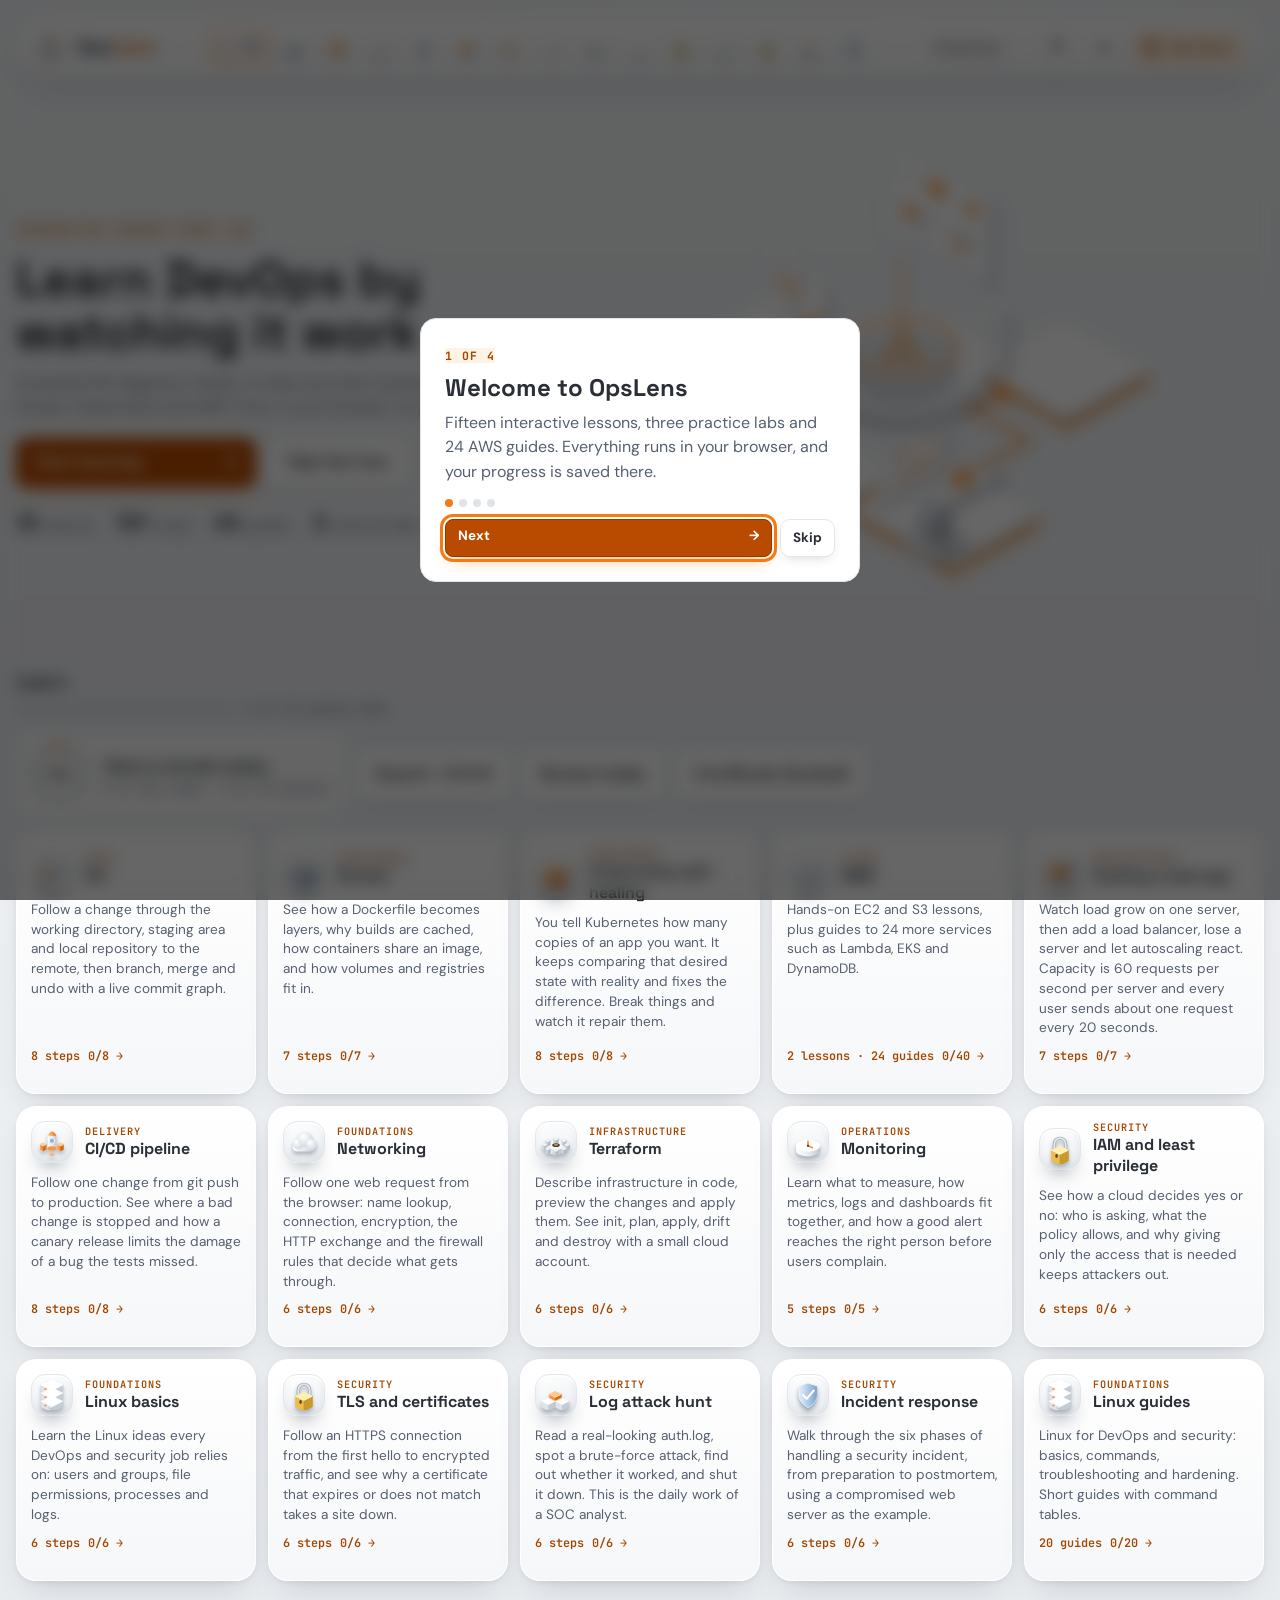
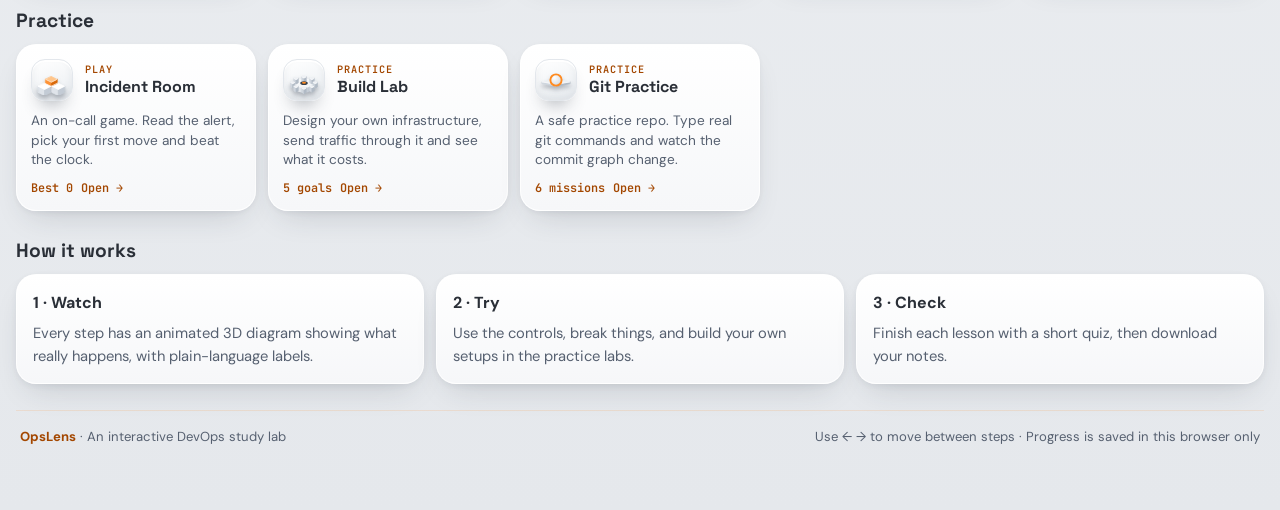
<file: index.html>
<!doctype html>
<html lang="en">
<head>
<meta charset="utf-8">
<meta name="viewport" content="width=device-width,initial-scale=1,viewport-fit=cover">
<title>OpsLens</title>
<meta name="description" content="OpsLens: animated, interactive lessons on Git, Docker, Kubernetes, AWS EC2 and S3, scaling and CI/CD, plus an on-call incident game.">
<meta name="theme-color" content="#eceff2">
<link rel="canonical" href="https://opslens-nine.vercel.app/">
<meta property="og:type" content="website">
<meta property="og:site_name" content="OpsLens">
<meta property="og:title" content="OpsLens: learn DevOps by watching it work">
<meta property="og:description" content="Animated 3D lessons, hands-on labs and quick quizzes for Git, Docker, Kubernetes and AWS.">
<meta property="og:url" content="https://opslens-nine.vercel.app/">
<meta property="og:image" content="https://opslens-nine.vercel.app/og.png">
<meta name="twitter:card" content="summary_large_image">
<meta name="twitter:title" content="OpsLens: learn DevOps by watching it work">
<meta name="twitter:description" content="Animated 3D lessons, hands-on labs and quick quizzes for Git, Docker, Kubernetes and AWS.">
<meta name="twitter:image" content="https://opslens-nine.vercel.app/og.png">
<link rel="apple-touch-icon" href="/apple-touch-icon.png">
<link rel="icon" href="/favicon.svg" type="image/svg+xml">
<link rel="preconnect" href="https://fonts.googleapis.com">
<link rel="preconnect" href="https://fonts.gstatic.com" crossorigin>
<link rel="stylesheet" href="https://fonts.googleapis.com/css2?family=DM+Sans:wght@400;500;700&family=JetBrains+Mono:wght@400;500;700&family=Space+Grotesk:wght@500;700&display=swap">
<link rel="stylesheet" href="/style.css?v=22">
</head>
<body>

<a class="skip" href="#stagePanel">Skip to the lesson</a>
<svg class="defs0" aria-hidden="true" focusable="false"><defs>
<linearGradient id="gW" x1="0" y1="0" x2="0" y2="1"><stop offset="0" stop-color="#ffffff"/><stop offset="1" stop-color="#d9dfe6"/></linearGradient>
<linearGradient id="gG" x1="0" y1="0" x2="0" y2="1"><stop offset="0" stop-color="#eef1f4"/><stop offset="1" stop-color="#bfc7d0"/></linearGradient>
<linearGradient id="gB" x1="0" y1="0" x2="0" y2="1"><stop offset="0" stop-color="#f3f7fb"/><stop offset="1" stop-color="#b9cde1"/></linearGradient>
<linearGradient id="gO" x1="0" y1="0" x2="0" y2="1"><stop offset="0" stop-color="#ffd2a0"/><stop offset="1" stop-color="#ff9a3c"/></linearGradient>
<linearGradient id="gR" x1="0" y1="0" x2="0" y2="1"><stop offset="0" stop-color="#ffd7db"/><stop offset="1" stop-color="#f08a93"/></linearGradient>
<linearGradient id="gY" x1="0" y1="0" x2="0" y2="1"><stop offset="0" stop-color="#fff3c4"/><stop offset="1" stop-color="#f2c555"/></linearGradient><linearGradient id="gCw" x1="0" y1="0" x2="1" y2="0"><stop offset="0" stop-color="#ffffff"/><stop offset=".55" stop-color="#e4e8ee"/><stop offset="1" stop-color="#bfc7d2"/></linearGradient><linearGradient id="gCo" x1="0" y1="0" x2="1" y2="0"><stop offset="0" stop-color="#ffc994"/><stop offset=".55" stop-color="#ff9a3c"/><stop offset="1" stop-color="#d9690a"/></linearGradient><linearGradient id="gCb" x1="0" y1="0" x2="1" y2="0"><stop offset="0" stop-color="#e6f1fb"/><stop offset=".55" stop-color="#aac7e5"/><stop offset="1" stop-color="#7fa1c7"/></linearGradient><linearGradient id="gCy" x1="0" y1="0" x2="1" y2="0"><stop offset="0" stop-color="#fff0b2"/><stop offset=".55" stop-color="#f0bd45"/><stop offset="1" stop-color="#c99a28"/></linearGradient><linearGradient id="gCr" x1="0" y1="0" x2="1" y2="0"><stop offset="0" stop-color="#ffd5d9"/><stop offset=".55" stop-color="#ee7480"/><stop offset="1" stop-color="#c9505b"/></linearGradient><linearGradient id="gCg" x1="0" y1="0" x2="1" y2="0"><stop offset="0" stop-color="#dcf5e8"/><stop offset=".55" stop-color="#8fd1ae"/><stop offset="1" stop-color="#62b08a"/></linearGradient><linearGradient id="gCd" x1="0" y1="0" x2="1" y2="0"><stop offset="0" stop-color="#6b7480"/><stop offset=".55" stop-color="#39414b"/><stop offset="1" stop-color="#242a31"/></linearGradient><linearGradient id="gCs" x1="0" y1="0" x2="1" y2="0"><stop offset="0" stop-color="#f3f5f7"/><stop offset=".55" stop-color="#cfd6de"/><stop offset="1" stop-color="#aeb8c3"/></linearGradient><radialGradient id="gSw" cx=".35" cy=".3" r=".8"><stop offset="0" stop-color="#ffffff"/><stop offset="1" stop-color="#cfd6de"/></radialGradient><radialGradient id="gSo" cx=".35" cy=".3" r=".8"><stop offset="0" stop-color="#ffc48a"/><stop offset="1" stop-color="#f06f0a"/></radialGradient><radialGradient id="gSb" cx=".35" cy=".3" r=".8"><stop offset="0" stop-color="#e8f3fc"/><stop offset="1" stop-color="#7fa5cf"/></radialGradient><radialGradient id="gSy" cx=".35" cy=".3" r=".8"><stop offset="0" stop-color="#fff2b8"/><stop offset="1" stop-color="#e3a92e"/></radialGradient><radialGradient id="gSr" cx=".35" cy=".3" r=".8"><stop offset="0" stop-color="#ffd7db"/><stop offset="1" stop-color="#dd5f6b"/></radialGradient><radialGradient id="gSg" cx=".35" cy=".3" r=".8"><stop offset="0" stop-color="#dff7ea"/><stop offset="1" stop-color="#5aae86"/></radialGradient><radialGradient id="gSd" cx=".35" cy=".3" r=".8"><stop offset="0" stop-color="#6b7480"/><stop offset="1" stop-color="#2a3038"/></radialGradient></defs></svg>
<div class="app">
  <header class="bar">
    <div class="brand">
      <svg width="44" height="44" viewBox="0 0 48 48" aria-hidden="true"><defs><linearGradient id="lgB" x1="0" y1="0" x2="0" y2="1"><stop offset="0" stop-color="#ffffff"/><stop offset="1" stop-color="#e6eaee"/></linearGradient><linearGradient id="lgT" x1="0" y1="0" x2="0" y2="1"><stop offset="0" stop-color="#ffffff"/><stop offset="1" stop-color="#eef1f4"/></linearGradient><linearGradient id="lgO" x1="0" y1="0" x2="0" y2="1"><stop offset="0" stop-color="#ffb066"/><stop offset="1" stop-color="#f47a12"/></linearGradient></defs><rect x="2.5" y="2.5" width="43" height="43" rx="13" fill="url(#lgB)" stroke="#d9dee4"/><path d="M12,30 L24,36 L24,40 L12,34Z" fill="#dde2e8" stroke="#aab3be" stroke-width=".7" stroke-linejoin="round"/><path d="M36,30 L24,36 L24,40 L36,34Z" fill="#c3cbd4" stroke="#aab3be" stroke-width=".7" stroke-linejoin="round"/><path d="M24,24 L36,30 L24,36 L12,30Z" fill="url(#lgT)" stroke="#aab3be" stroke-width=".7" stroke-linejoin="round"/><path d="M12,34 L24,40 L36,34" fill="none" stroke="#ff8a1f" stroke-width="1.8" stroke-linecap="round" opacity=".9"/><path d="M12,22 L24,28 L24,32 L12,26Z" fill="#dde2e8" stroke="#aab3be" stroke-width=".7" stroke-linejoin="round"/><path d="M36,22 L24,28 L24,32 L36,26Z" fill="#c3cbd4" stroke="#aab3be" stroke-width=".7" stroke-linejoin="round"/><path d="M24,16 L36,22 L24,28 L12,22Z" fill="url(#lgT)" stroke="#aab3be" stroke-width=".7" stroke-linejoin="round"/><path d="M12,14 L24,20 L24,24 L12,18Z" fill="#dde2e8" stroke="#aab3be" stroke-width=".7" stroke-linejoin="round"/><path d="M36,14 L24,20 L24,24 L36,18Z" fill="#c3cbd4" stroke="#aab3be" stroke-width=".7" stroke-linejoin="round"/><path d="M24,8 L36,14 L24,20 L12,14Z" fill="url(#lgT)" stroke="#aab3be" stroke-width=".7" stroke-linejoin="round"/><path d="M24,11 L30,14 L24,17 L18,14Z" fill="url(#lgO)" stroke="#e86f0a" stroke-width=".6" stroke-linejoin="round"/></svg>
      <span>Ops<b>Lens</b></span><em class="tag">DevOps command center</em>
    </div>
    <nav class="lessons" id="lessons" aria-label="Lessons"></nav>
    <div class="hd-r"><div class="pmenu"><button class="tab" id="pBtn" type="button" aria-haspopup="true" aria-expanded="false"><span id="pLab">Practice</span> <span aria-hidden="true">▾</span></button><div class="pmenu-list" id="pMenu" hidden></div></div><button class="menubtn" id="contBtn" type="button" hidden>Continue</button><button class="themebtn" id="themeBtn" type="button" aria-label="Switch theme">◐</button><button class="menubtn" id="menuBtn" type="button" aria-haspopup="dialog"><svg width="18" height="18" viewBox="0 0 24 24" fill="none" stroke="currentColor" stroke-width="2.2" stroke-linecap="round" aria-hidden="true"><rect x="3" y="3" width="7" height="7" rx="1.5"/><rect x="14" y="3" width="7" height="7" rx="1.5"/><rect x="3" y="14" width="7" height="7" rx="1.5"/><rect x="14" y="14" width="7" height="7" rx="1.5"/></svg><span class="t">Sections</span></button></div>
  </header>

  <section class="kpis" id="kpis" aria-label="Your study numbers"></section>

  <div id="home" class="home" aria-live="polite"></div>
  <div id="printdoc" aria-hidden="true"></div>
  <div class="deck">
    <div class="mainc">
      <div class="ltitle" id="ltitle"></div>
      <p class="intro" id="intro"></p>

      <section class="stage" id="stagePanel" aria-label="Animated diagram">
        <div class="metrics" id="metrics" aria-live="polite"></div>
        <div class="svgwrap"><svg id="svg" viewBox="0 0 640 380" role="img" aria-label="Diagram for the current step"></svg></div>
        <div class="stagebar">
          <ul class="legend" id="legend"></ul>
          <div class="tools">
            <button class="icon" id="replay" type="button" aria-label="Replay animation" title="Replay animation"><svg width="20" height="20" viewBox="0 0 24 24" fill="none" stroke="currentColor" stroke-width="2.4" stroke-linecap="round" stroke-linejoin="round" aria-hidden="true"><path d="M3 12a9 9 0 1 0 3-6.7"/><path d="M3 4v5h5"/></svg></button>
          </div>
        </div>
      </section>

      <section class="steps" id="stepsPanel" aria-label="Steps in this lesson">
        <h3 class="ph">In this lesson</h3>
        <ol id="stepper"></ol>
      </section>

      <section id="game" class="game" aria-label="Incident Room game"></section>
      <section id="lab" class="lab" aria-label="Build Lab"></section>
      <section id="gp" class="lab" aria-label="Git Practice"></section>
    </div>

    <aside class="side" aria-label="Current step and components">
      <section class="card" id="card"></section>
      <section class="panel" id="progPanel"><h3 class="ph">Lesson progress <small>steps visited</small></h3><div id="progTop"></div><ul class="prog" id="progList"></ul></section>
      <section class="panel parts" id="partsPanel" aria-label="Components in this lesson"><h3 class="ph">What you are looking at</h3><ul id="partsList"></ul></section>
    </aside>
  </div>

  <section class="bottom" id="bottom" aria-label="Study summary"></section>
  <noscript><p style="padding:24px;text-align:center">OpsLens needs JavaScript to run its lessons.</p></noscript>
  <div class="mdl" id="mdl" hidden><div class="mdl-win" role="dialog" aria-modal="true" aria-labelledby="mtitle"><aside class="mdl-side" id="mside" aria-label="Sections"></aside><div class="mdl-main"><div class="mdl-top"><div><h2 id="mtitle"></h2><p id="msub"></p></div><button class="mclose" id="mclose" type="button" aria-label="Close">✕</button></div><div class="mdl-body" id="mbody"></div></div></div></div>
  <footer class="foot"><span><b>OpsLens</b> · An interactive DevOps study lab</span><span>Use ← → to move between steps · Progress is saved in this browser only</span></footer>
</div>

<script src="/app.js?v=22" defer></script>
</body>
</html>
</file>
<file: style.css>
/* Command-center layout: header and KPI strip, then the lesson deck (stage, steps, card) beside a side panel, then bottom panels. */
:root{
  color-scheme:dark;
  --bg:#060c13; --grid:#12303a; --surface:#0d1822; --pad:#112230; --ink:#e6f6f3; --muted:#8fa9b3; --line:#1b3a42; --shadow:rgba(0,0,0,.45);
  --neon:#ff8a1f; --istroke:#071118;
  --req:#3f8fd0; --res:#2fae78; --slow:#ffa24a; --queue:#f2c744; --bad:#ff5f6d;
  --okbg:#0d3a34; --runbg:#0f3550; --badbg:#431924; --waitbg:#3b3312;
  --p0:#f5c46f; --p1:#7fe0b4; --p2:#f2a37a;
  --termbg:#04090f; --termfg:#cfeff0; --focus:#ff8a1f;
  --f-display:"Space Grotesk","Helvetica Neue",Arial,sans-serif;
  --f-body:"DM Sans","Helvetica Neue",Arial,sans-serif;
  --f-mono:"JetBrains Mono",ui-monospace,Menlo,Consolas,monospace;
}

*{box-sizing:border-box}
body{background:var(--bg);color:var(--ink);font:400 16px/1.55 var(--f-body);margin:0;
  padding-block:16px 56px;padding-left:max(16px,env(safe-area-inset-left,0px));padding-right:max(16px,env(safe-area-inset-right,0px))}
.app{max-width:1040px;margin:0 auto;display:flex;flex-direction:column;gap:16px}
h1,h2,h3{font-family:var(--f-display);margin:0;line-height:1.2;text-wrap:balance}
button{font:inherit;color:inherit;cursor:pointer}
:focus-visible{outline:3px solid var(--focus);outline-offset:2px}

.bar{display:flex;flex-wrap:wrap;gap:12px 20px;align-items:center;justify-content:space-between}
.brand{display:flex;align-items:center;gap:10px;font-family:var(--f-display);font-weight:700;font-size:1.2rem}
.brand svg{flex:none}
.brand b{color:var(--req)}
.lessons{display:flex;flex-wrap:wrap;gap:10px 22px;flex-basis:100%}
.grp{display:flex;flex-wrap:wrap;gap:6px;align-items:center}
.gl{font:700 .68rem var(--f-mono);letter-spacing:.1em;text-transform:uppercase;color:var(--muted);margin-right:2px}
.tab{border:2px solid var(--ink);background:var(--surface);border-radius:10px;padding:8px 14px;font-weight:700;font-size:.9rem;box-shadow:3px 3px 0 var(--shadow)}
.tab:hover{transform:translate(-1px,-1px)}
.tab[aria-current="true"]{background:var(--ink);color:var(--bg)}

.intro{margin:0;color:var(--muted);max-width:70ch}

.metrics{display:grid;grid-template-columns:repeat(4,minmax(0,1fr));gap:10px}
.tile{background:var(--surface);border:1.5px solid var(--line);border-left:5px solid var(--line);border-radius:8px;padding:10px 12px;min-width:0}
.tile .k{font:500 .7rem var(--f-mono);letter-spacing:.08em;color:var(--muted);text-transform:uppercase}
.tile .v{font:700 1.4rem/1.25 var(--f-mono);font-variant-numeric:tabular-nums;overflow-wrap:anywhere}
.tile.ok{border-left-color:var(--res)} .tile.warn{border-left-color:var(--slow)} .tile.bad{border-left-color:var(--bad)}
.tile.bad .v{color:var(--bad)}

.stage{border:2.5px solid var(--ink);border-radius:14px;background:var(--surface);box-shadow:6px 6px 0 var(--shadow);overflow:hidden}
.svgwrap{overflow-x:auto;background-image:radial-gradient(var(--grid) 1.3px,transparent 1.4px);background-size:18px 18px}
.svgwrap svg{display:block;width:100%;min-width:560px;height:auto}
.stagebar{display:flex;flex-wrap:wrap;gap:10px 20px;align-items:center;justify-content:space-between;border-top:2px solid var(--line);padding:10px 14px;background:var(--surface)}
.legend{display:flex;flex-wrap:wrap;gap:6px 16px;list-style:none;margin:0;padding:0;font:500 .78rem var(--f-mono);color:var(--muted)}
.legend li{display:flex;align-items:center;gap:6px}
.legend i{width:11px;height:11px;border-radius:50%;border:2px solid var(--ink);display:inline-block}
.tools{display:flex;gap:8px}
.icon{width:38px;height:38px;border:2px solid var(--ink);border-radius:8px;background:var(--surface);display:grid;place-items:center;box-shadow:2px 2px 0 var(--shadow)}
.icon:hover{transform:translate(-1px,-1px)}

.steps{background:var(--surface);border:2px solid var(--line);border-radius:12px;padding:14px 12px 10px}
.steps h3{font:700 .72rem var(--f-mono);letter-spacing:.1em;color:var(--muted);margin:0 0 10px 6px}
.steps ol{display:flex;list-style:none;margin:0;padding:0 0 4px;overflow-x:auto}
.steps li{flex:1 0 78px;position:relative;text-align:center;min-width:78px}
.steps li::before{content:"";position:absolute;top:14px;left:-50%;right:50%;height:2px;background:var(--line)}
.steps li:first-child::before{display:none}
.steps button{background:none;border:0;padding:0 2px;width:100%;display:flex;flex-direction:column;align-items:center;gap:6px;position:relative}
.dot{width:30px;height:30px;border-radius:50%;border:2px solid var(--line);background:var(--surface);display:grid;place-items:center;font:700 .8rem var(--f-mono);color:var(--muted)}
.steps li.seen .dot{border-color:var(--res);color:var(--res)}
.steps li.cur .dot{border-color:var(--ink);background:var(--ink);color:var(--bg)}
.steps .lab{font:500 .72rem/1.25 var(--f-mono);color:var(--muted)}
.steps li.cur .lab{color:var(--ink);font-weight:700}

.card{background:var(--surface);border:2px solid var(--ink);border-radius:12px;padding:20px;box-shadow:5px 5px 0 var(--shadow);display:flex;flex-direction:column;gap:14px}
.card .top{display:flex;gap:10px;align-items:center;font:700 .78rem var(--f-mono);letter-spacing:.08em;color:var(--muted)}
.chipTag{border:2px solid var(--ink);border-radius:999px;padding:1px 10px;color:var(--ink);font-size:.7rem}
.card h2{font-size:1.5rem}
.card p{margin:0;max-width:72ch}
.idea{border-left:4px solid var(--req);background:var(--pad);padding:10px 14px;border-radius:0 8px 8px 0;max-width:72ch}
.idea b{font:700 .72rem var(--f-mono);letter-spacing:.08em;text-transform:uppercase;display:block;color:var(--muted);margin-bottom:2px}
.ctl-box{display:flex;flex-wrap:wrap;gap:14px 24px;align-items:center;border:2px dashed var(--line);border-radius:10px;padding:14px}
.ctl-box:empty{display:none}
.ctl{display:flex;flex-direction:column;gap:4px;font-weight:500;font-size:.92rem;min-width:200px;flex:1 1 200px}
.ctl span b{font-family:var(--f-mono);margin-left:6px}
.ctl input[type=range]{width:100%;accent-color:var(--req);height:28px}
.ctl.chk{flex-direction:row;align-items:center;gap:8px;min-width:0;flex:0 0 auto}
.ctl.chk input{width:20px;height:20px;accent-color:var(--req)}
.msg{font:500 .85rem var(--f-mono);color:var(--muted);flex-basis:100%;margin:0;min-height:1.3em}
.nav{display:flex;flex-wrap:wrap;gap:10px;align-items:stretch}
.btn{border:2px solid var(--ink);border-radius:10px;background:var(--surface);padding:11px 18px;font-weight:700;min-height:46px;box-shadow:3px 3px 0 var(--shadow)}
.btn:hover:not(:disabled){transform:translate(-1px,-1px)}
.btn:disabled{opacity:.45;cursor:default;box-shadow:none}
.btn.go{background:var(--ink);color:var(--bg);flex:1 1 240px;text-align:left;display:flex;justify-content:space-between;gap:12px}
.btn.run{background:var(--req);color:#fff;border-color:var(--ink)}
.btn.run:disabled{background:var(--req)}
footer{color:var(--muted);font-size:.85rem}

/* diagram classes */
svg .shd{fill:var(--shadow)}
svg .bx{fill:var(--surface);stroke:var(--ink);stroke-width:2.5}
svg .bx.pad{fill:var(--pad)}
svg .bx.dead{stroke-dasharray:6 5;opacity:.55}
svg .bx.st-wait{fill:var(--waitbg)}
svg .zone{fill:none;stroke:var(--muted);stroke-width:2;stroke-dasharray:7 6}
svg .zone.sg{stroke:var(--req);stroke-width:2.5;stroke-dasharray:3 5}
svg .subnet{fill:var(--pad);stroke:var(--line);stroke-width:2}
svg .bx.st-pass,svg .bx.pod-run{fill:var(--okbg)}
svg .bx.st-run{fill:var(--runbg)}
svg .bx.st-fail,svg .bx.pod-crash{fill:var(--badbg)}
svg .bx.pod-wait{fill:var(--waitbg);stroke-dasharray:5 4}
svg .chip{fill:var(--surface);stroke:var(--ink);stroke-width:2.2}
svg .lbl{font:700 14px var(--f-mono);fill:var(--ink)}
svg .lbl.sm{font-size:12px;font-weight:500;fill:var(--muted)}
svg .lbl.xs{font-size:11.5px;font-weight:700}
svg .ln{fill:none;stroke:var(--ink);stroke-width:2.2;stroke-linecap:round;stroke-linejoin:round}
svg .ln.dead{stroke:var(--bad);stroke-dasharray:5 6}
svg .ln.flow{stroke-dasharray:6 6;animation:dash .8s linear infinite}
svg .ln.ok{stroke:var(--res)}
@keyframes dash{to{stroke-dashoffset:-12}}
svg .pk{stroke:var(--ink);stroke-width:1.8}
svg .c-req{fill:var(--req)} svg .c-res{fill:var(--res)} svg .c-slow{fill:var(--slow)} svg .c-queue{fill:var(--queue)} svg .c-bad{fill:var(--bad)}
svg .pe{stroke:var(--ink);stroke-width:2}
svg .pe.p0{fill:var(--p0)} svg .pe.p1{fill:var(--p1)} svg .pe.p2{fill:var(--p2)}
svg .track{fill:var(--line)}
svg .term{fill:var(--termbg);stroke:var(--ink);stroke-width:2.5}
svg .tl{font:500 12px var(--f-mono);fill:var(--termfg)}
svg .tl.ok{fill:#6ee7a8} svg .tl.bad{fill:#ff8f86} svg .tl.dim{fill:#7f8ca6}
svg .cross{stroke:var(--bad);stroke-width:4;stroke-linecap:round}
.legend i.c-req{background:var(--req)} .legend i.c-res{background:var(--res)} .legend i.c-slow{background:var(--slow)}
.legend i.c-queue{background:var(--queue)} .legend i.c-bad{background:var(--bad)} .legend i.c-idle{background:var(--surface)}
.legend i.c-ok{background:var(--okbg)} .legend i.c-run{background:var(--runbg)} .legend i.c-wait{background:var(--waitbg)}

/* icons and motion */
svg .i,svg.i,.i{fill:none;stroke:var(--ink);stroke-linecap:round;stroke-linejoin:round}
.i .f-s{fill:var(--surface)} .i .f-pad{fill:var(--pad)} .i .f-run{fill:var(--runbg)} .i .f-ok{fill:var(--okbg)} .i .f-bad{fill:var(--badbg)} .i .f-wait{fill:var(--waitbg)} .i .f-ink{fill:var(--ink)}
.i .f-res{fill:var(--res)} .i .f-slow{fill:var(--slow)} .i .f-red{fill:var(--bad)} .i .f-queue{fill:var(--queue)} .i .f-req{fill:var(--req)}
.i .f-p0{fill:var(--p0)} .i .f-p1{fill:var(--p1)} .i .f-p2{fill:var(--p2)}
svg .pop{animation:pop .45s cubic-bezier(.2,.9,.3,1.2) both;transform-box:fill-box;transform-origin:center}
@keyframes pop{from{opacity:0;transform:translateY(10px) scale(.9)}to{opacity:1;transform:none}}
@keyframes rise{from{opacity:0;transform:translateY(8px)}to{opacity:1;transform:none}}
@keyframes bump{0%{transform:scale(1)}40%{transform:scale(1.07)}100%{transform:scale(1)}}
.tile.chg{animation:bump .35s ease}
.card>*{animation:rise .35s both}.card>*:nth-child(2){animation-delay:.05s}.card>*:nth-child(3){animation-delay:.1s}.card>*:nth-child(4){animation-delay:.15s}
.steps li.cur .dot{animation:bump .4s ease}
.tab{display:inline-flex;align-items:center;gap:7px}
.tab .i{flex:none}
.tab[aria-current="true"] .i{background:var(--surface);border-radius:6px;padding:2px;box-sizing:content-box;width:18px;height:18px}
.tab:hover .i{animation:bump .4s ease}
.brand svg{animation:rise .5s both}
.parts{background:var(--surface);border:2px solid var(--line);border-radius:12px;padding:14px 14px 16px}
.parts h3{font:700 .72rem var(--f-mono);letter-spacing:.1em;color:var(--muted);margin:0 0 12px 2px}
.parts ul{list-style:none;margin:0;padding:0;display:grid;grid-template-columns:repeat(auto-fit,minmax(210px,1fr));gap:10px}
.parts li{display:flex;gap:12px;align-items:center;min-width:0;background:var(--pad);border:1.5px solid var(--line);border-radius:10px;padding:10px 12px;animation:rise .4s both}
.parts li .i{flex:none;filter:drop-shadow(2px 2px 0 var(--shadow))}
.parts li div{min-width:0}
.parts li b{display:block;font:700 .86rem var(--f-display)}
.parts li span{display:block;font-size:.8rem;line-height:1.35;color:var(--muted)}

/* Incident Room */
#game{display:none}
.app.gm #intro,.app.gm #metrics,.app.gm #stagePanel,.app.gm #partsPanel,.app.gm #stepsPanel,.app.gm #card{display:none}
.app.gm #game{display:flex;flex-direction:column;gap:14px}
.gk{font:700 .74rem var(--f-mono);letter-spacing:.08em;color:var(--muted);margin:0}
.gk b{color:var(--ink);font-size:.95rem}
.ghome{display:flex;gap:22px;align-items:center;flex-wrap:wrap;background:var(--surface);border:2px solid var(--ink);border-radius:14px;box-shadow:6px 6px 0 var(--shadow);padding:24px}
.ghome>div:last-child{flex:1 1 320px;min-width:0;display:flex;flex-direction:column;gap:12px}
.ghome h2{font-size:1.9rem}.ghome p{margin:0;max-width:60ch}
.gbig{width:110px;height:110px;border-radius:24px;border:2.5px solid var(--ink);background:var(--badbg);display:grid;place-items:center;box-shadow:4px 4px 0 var(--shadow);animation:bump 1.6s ease infinite}
.gtop{display:flex;flex-wrap:wrap;gap:8px 22px;align-items:center;justify-content:space-between;background:var(--surface);border:2px solid var(--line);border-radius:10px;padding:10px 14px}
.hp{color:var(--bad);font-size:1.25rem;margin-right:3px}.hp.off{color:var(--line)}
.gbar{height:10px;background:var(--line);border-radius:5px;overflow:hidden;border:1.5px solid var(--ink)}
.gbar i{display:block;height:100%;width:100%;background:var(--res);transition:width .1s linear}
.gbar i.low{background:var(--bad)}
.gcard{background:var(--surface);border:2px solid var(--ink);border-radius:12px;padding:18px;box-shadow:5px 5px 0 var(--shadow);display:flex;flex-direction:column;gap:12px}
.pager{display:flex;flex-direction:column;gap:6px;border-left:5px solid var(--bad);background:var(--badbg);padding:12px 14px;border-radius:0 10px 10px 0}
.pager strong{font-size:1.1rem;line-height:1.35}.pager span:last-child{color:var(--muted)}
.gopts{display:grid;gap:10px}
.opt{display:flex;gap:12px;align-items:center;text-align:left;background:var(--surface);border:2px solid var(--ink);border-radius:10px;padding:12px 14px;min-height:50px;box-shadow:3px 3px 0 var(--shadow);font-weight:500}
.opt:hover:not(:disabled){transform:translate(-1px,-1px);background:var(--pad)}
.opt kbd{flex:none;font:700 .8rem var(--f-mono);border:2px solid var(--ink);border-radius:6px;width:26px;height:26px;display:grid;place-items:center;background:var(--pad)}
.opt.good{background:var(--okbg);border-color:var(--res)}.opt.wrong{background:var(--badbg);border-color:var(--bad);animation:shake .4s}
.opt:disabled{cursor:default;box-shadow:none;opacity:1}
.opt:disabled:not(.good):not(.wrong){opacity:.55}
@keyframes shake{25%{transform:translateX(-5px)}75%{transform:translateX(5px)}}
.fb{border-radius:10px;padding:12px 14px;animation:rise .3s both}.fb p{margin:4px 0 0}
.fb.ok{background:var(--okbg);border-left:5px solid var(--res)}.fb.bad{background:var(--badbg);border-left:5px solid var(--bad)}
#gfb{display:flex;flex-direction:column;gap:12px}
.gres{position:relative;overflow:hidden;background:var(--surface);border:2px solid var(--ink);border-radius:14px;box-shadow:6px 6px 0 var(--shadow);padding:24px;display:flex;flex-direction:column;gap:14px}
.gres h2{font-size:2rem;animation:pop .5s both}
.miss{background:var(--pad);border-radius:10px;padding:12px 14px}.miss h3{font-size:1rem;margin-bottom:6px}
.miss ul{list-style:none;margin:0;padding:0;display:grid;gap:6px}.miss li{display:flex;gap:10px;flex-wrap:wrap}.miss li b{font:700 .8rem var(--f-mono);min-width:104px}.miss li span{flex:1 1 220px;min-width:0}
.cf{position:absolute;top:-12px;width:9px;height:14px;border-radius:2px;animation:fall 2.4s ease-in forwards;pointer-events:none}
@keyframes fall{to{transform:translateY(420px) rotate(540deg);opacity:0}}
@keyframes pop{from{opacity:0;transform:translateY(10px) scale(.9)}to{opacity:1;transform:none}}
/* ===== command-center skin (dark, neon teal) ===== */
body{background:radial-gradient(1100px 520px at 72% -8%,rgba(255,138,31,.13),transparent 62%),radial-gradient(900px 520px at 0% 8%,rgba(63,143,208,.09),transparent 60%),repeating-linear-gradient(30deg,rgba(255,138,31,.035) 0 1px,transparent 1px 46px),repeating-linear-gradient(150deg,rgba(255,138,31,.035) 0 1px,transparent 1px 46px),var(--bg)}
.app{max-width:1440px;gap:14px}
.bar{display:grid;grid-template-columns:1fr auto;gap:12px 20px;align-items:center}
.brand{font-size:1.3rem;letter-spacing:.01em}
.brand svg{filter:drop-shadow(0 0 9px rgba(255,138,31,.55))}
.brand b{color:var(--neon);text-shadow:0 0 14px rgba(255,138,31,.6)}
.brand .tag{font:500 .68rem var(--f-mono);letter-spacing:.14em;text-transform:uppercase;color:var(--muted);font-style:normal;border-left:1px solid var(--line);padding-left:12px;margin-left:4px}
.hd-r{display:flex;gap:18px;align-items:center;font:500 .76rem var(--f-mono);color:var(--ink)}
.who{display:inline-flex;gap:8px;align-items:center;padding:4px 10px 4px 6px;border:1px solid var(--line);border-radius:999px;background:rgba(13,24,34,.7)}
.who .i{width:20px;height:20px}
.lessons{grid-column:1/-1;gap:8px 20px}
.gl{color:var(--muted)}
.tab{background:rgba(13,24,34,.82);border:1px solid #1f4a50;border-radius:999px;padding:7px 14px 7px 10px;font-weight:600;font-size:.86rem;color:var(--ink);box-shadow:none;transition:border-color .2s,box-shadow .2s,background .2s}
.tab:hover{transform:none;border-color:var(--neon);box-shadow:0 0 12px rgba(255,138,31,.25)}
.tab[aria-current="true"]{background:rgba(255,138,31,.14);border-color:var(--neon);box-shadow:0 0 16px rgba(255,138,31,.38);color:#fff}
.tab[aria-current="true"] .i{background:none;padding:0;width:18px;height:18px}

.kpis{display:grid;grid-template-columns:repeat(5,minmax(0,1fr));gap:12px;padding:2px 4px}
.kpi{display:flex;gap:12px;align-items:center;min-width:0;animation:rise .5s both}
.kpi:nth-child(2){animation-delay:.05s}.kpi:nth-child(3){animation-delay:.1s}.kpi:nth-child(4){animation-delay:.15s}.kpi:nth-child(5){animation-delay:.2s}
.kpi .ring{flex:none;width:42px;height:42px;border-radius:50%;border:1.5px solid var(--neon);background:radial-gradient(circle,rgba(255,138,31,.22),rgba(255,138,31,.05));display:grid;place-items:center;box-shadow:0 0 16px rgba(255,138,31,.35)}
.kpi small{display:block;font:500 .72rem var(--f-body);color:var(--muted)}
.kpi b{display:block;font:700 1.15rem/1.2 var(--f-mono);font-variant-numeric:tabular-nums}
.kpi b em{font:500 .72rem var(--f-mono);color:var(--neon);font-style:normal}

.deck{display:grid;grid-template-columns:minmax(0,1fr) 340px;gap:14px;align-items:start}
.mainc{display:flex;flex-direction:column;gap:14px;min-width:0}
.side{display:flex;flex-direction:column;gap:14px;min-width:0}
.bottom{display:grid;grid-template-columns:repeat(3,minmax(0,1fr));gap:14px}

.panel,.stage,.steps,.card,.gcard,.ghome,.gres,.gtop{background:linear-gradient(180deg,rgba(18,36,48,.92),rgba(9,19,27,.94));border:1px solid rgba(255,138,31,.2);border-radius:12px;box-shadow:inset 0 1px 0 rgba(255,255,255,.04),0 12px 32px rgba(0,0,0,.35)}
.panel{padding:14px 16px;animation:rise .5s both}
.ph,.steps h3{font:700 .92rem var(--f-display);letter-spacing:0;color:var(--ink);display:flex;gap:8px;align-items:center;margin:0 0 12px}
.ph::before,.steps h3::before{content:"";width:7px;height:7px;background:var(--neon);box-shadow:0 0 8px var(--neon);flex:none}
.ph small{font:400 .72rem var(--f-body);color:var(--muted)}
.steps{padding:14px 14px 10px}
.steps h3{margin-left:2px}
.intro{color:var(--muted)}

.metrics{gap:10px}
.tile{background:linear-gradient(180deg,rgba(18,36,48,.92),rgba(9,19,27,.94));border:1px solid #1f4a50;border-left:3px solid #2a6670;border-radius:10px}
.tile .k{color:var(--muted)}
.tile .v{color:#fff}
.tile.ok{border-left-color:var(--neon)} .tile.warn{border-left-color:var(--slow)} .tile.bad{border-left-color:var(--bad)}
.tile.ok .v{text-shadow:0 0 12px rgba(255,138,31,.45)}

.stage{overflow:hidden}
.svgwrap{background-image:radial-gradient(520px 260px at 50% 55%,rgba(255,138,31,.10),transparent 70%),repeating-linear-gradient(30deg,rgba(255,138,31,.10) 0 1px,transparent 1px 36px),repeating-linear-gradient(150deg,rgba(255,138,31,.10) 0 1px,transparent 1px 36px);background-size:auto}
.stagebar{border-top:1px solid rgba(255,138,31,.16);background:rgba(4,9,15,.5)}
.legend i{border:1.5px solid rgba(255,255,255,.55)}
.icon{border:1px solid var(--neon);border-radius:50%;background:rgba(255,138,31,.1);color:var(--neon);box-shadow:none}
.icon:hover{transform:none;box-shadow:0 0 14px rgba(255,138,31,.45)}

.steps li::before{background:#1f4a50}
.dot{background:#0a141c;border:1.5px solid #2a6670}
.steps li.seen .dot{border-color:var(--neon);color:var(--neon)}
.steps li.cur .dot{background:var(--neon);border-color:var(--neon);color:#3a1d00;box-shadow:0 0 14px rgba(255,138,31,.6)}
.steps li.cur .lab{color:#fff}

.card{padding:20px 22px;gap:14px}
.chipTag{border:1px solid var(--neon);color:var(--neon);background:rgba(255,138,31,.08)}
.idea{border-left:3px solid var(--neon);background:rgba(255,138,31,.07)}
.ctl-box{border:1px dashed #2a6670;background:rgba(4,9,15,.35)}
.ctl input[type=range],.ctl.chk input{accent-color:var(--neon)}
.btn,.opt{background:rgba(13,24,34,.85);border:1px solid #1f4a50;box-shadow:none;color:var(--ink);transition:border-color .2s,box-shadow .2s,transform .2s}
.btn:hover:not(:disabled),.opt:hover:not(:disabled){transform:none;border-color:var(--neon);box-shadow:0 0 14px rgba(255,138,31,.3)}
.btn.go{background:rgba(255,138,31,.12);border-color:var(--neon);color:#fff}
.btn.run,.btn.run:disabled{background:var(--neon);border-color:var(--neon);color:#3a1d00}
.btn.run:hover:not(:disabled){box-shadow:0 0 20px rgba(255,138,31,.6)}
footer{text-align:center;padding-top:4px}

/* side panel */
.ptop{display:flex;gap:16px;align-items:center;margin-bottom:12px}
.donut .dn{font:700 18px var(--f-mono);fill:#fff}
.donut circle:nth-child(2){filter:drop-shadow(0 0 5px rgba(255,138,31,.7))}
.plg{list-style:none;margin:0;padding:0;display:grid;gap:6px;font-size:.82rem;color:var(--muted)}
.plg li{display:flex;align-items:center;gap:8px}.plg i{width:9px;height:9px;border-radius:50%;flex:none}.plg b{color:var(--ink);font-family:var(--f-mono);margin-left:auto;padding-left:10px}
.prog,.skills{list-style:none;margin:0;padding:0;display:grid;gap:12px}
.prow{display:grid;grid-template-columns:auto 1fr auto;gap:4px 10px;align-items:center;width:100%;background:none;border:0;padding:4px 6px;border-radius:8px;text-align:left}
.prow:hover,.prow.on{background:rgba(255,138,31,.08)}
.prow .num{width:22px;height:22px;border-radius:50%;display:grid;place-items:center;font:700 .74rem var(--f-mono);color:#2a1400}
.prow .nm{font-size:.86rem;font-weight:500;min-width:0;overflow:hidden;text-overflow:ellipsis;white-space:nowrap}
.prow .val,.skills b{font:700 .8rem var(--f-mono)}
.bar i,.skills .bar i{display:block;height:100%;border-radius:3px;box-shadow:0 0 8px currentColor;transition:width .5s}
.prow .bar,.skills .bar{grid-column:1/-1;height:5px;background:#16303a;border-radius:3px;display:block;overflow:hidden}
.skills li{display:grid;grid-template-columns:1fr auto;gap:5px 10px;font-size:.86rem}
.parts ul{grid-template-columns:1fr;gap:8px}
.parts li{background:rgba(4,9,15,.45);border:1px solid #1b3a42;border-radius:10px;padding:8px 10px}
.parts li .i{filter:drop-shadow(0 0 6px rgba(255,138,31,.35))}
.parts li b{font-size:.84rem}.parts li span{font-size:.76rem}

/* bottom */
.chart{width:100%;height:auto;display:block}.chart .ax{font:500 9px var(--f-mono);fill:var(--muted)}
.grec{display:grid;grid-template-columns:repeat(3,1fr);gap:8px;margin-bottom:12px}
.grec div{background:rgba(4,9,15,.45);border:1px solid #1b3a42;border-radius:10px;padding:8px 10px}
.grec small{display:block;font:500 .68rem var(--f-mono);color:var(--muted);text-transform:uppercase;letter-spacing:.06em}
.grec b{font:700 1.3rem var(--f-mono);color:#fff}

/* diagram, dark neon */
.i{stroke:var(--istroke)}
.i .f-s{fill:#dce9ef} .i .f-pad{fill:#9db5c1} .i .f-run{fill:#6fd8d0} .i .f-ok{fill:#8ff0c0} .i .f-bad{fill:#ff9aa4} .i .f-wait{fill:#f4dc8c} .i .f-ink{fill:#071118}
svg .shd{fill:rgba(0,0,0,.4)}
svg .bx{fill:#0c1a24;stroke:#2a6670;stroke-width:1.6}
svg .bx.pad{fill:#09131b}
svg .bx.st-pass,svg .bx.pod-run{fill:#0d3a34;stroke:var(--neon);filter:drop-shadow(0 0 5px rgba(255,138,31,.5))}
svg .bx.st-run{fill:#0f3550;stroke:var(--req);filter:drop-shadow(0 0 5px rgba(63,143,208,.5))}
svg .bx.st-fail,svg .bx.pod-crash{fill:#431924;stroke:var(--bad);filter:drop-shadow(0 0 5px rgba(255,95,109,.5))}
svg .bx.st-wait,svg .bx.pod-wait{fill:#3b3312;stroke:var(--queue)}
svg .chip{fill:#08121a;stroke:var(--neon);stroke-width:1.3}
svg .zone{stroke:#2a6670}
svg .zone.sg{stroke:var(--req)}
svg .subnet{fill:rgba(255,138,31,.05);stroke:#1f4a50}
svg .ln{stroke:#2fb9a5;stroke-width:2}
svg .ln.ok{stroke:var(--res)}
svg .pk{stroke:#2a1400;stroke-width:1.2}
svg .pk.c-res{filter:drop-shadow(0 0 4px var(--res))}
svg .pk.c-req{filter:drop-shadow(0 0 4px var(--req))}
svg .track{fill:#16303a}
svg .term{fill:#04090f;stroke:#2a6670;stroke-width:1.6}
svg .pe{stroke:#2a1400}
.fb.ok,.fb.bad{border-radius:10px}
.pager{border-left-width:3px}
.gbar{border:1px solid #1f4a50;background:#0a141c}
.gbar i{box-shadow:0 0 10px currentColor}
.gbig{border:1.5px solid var(--neon);background:rgba(255,95,109,.14);box-shadow:0 0 20px rgba(255,95,109,.35)}
.opt kbd{border:1px solid var(--neon);color:var(--neon);background:rgba(255,138,31,.08)}
.opt.good{border-color:var(--neon);box-shadow:0 0 16px rgba(255,138,31,.4)}.opt.wrong{border-color:var(--bad)}
.miss{background:rgba(4,9,15,.45)}

.svgwrap svg{max-height:520px;margin:0 auto}
@media (max-width:1060px){.deck{grid-template-columns:1fr}.bottom{grid-template-columns:1fr}.kpis{grid-template-columns:repeat(3,minmax(0,1fr))}}
@media (max-width:640px){.kpis{grid-template-columns:repeat(2,minmax(0,1fr))}.bar{grid-template-columns:1fr}.hd-r{justify-content:space-between}.brand .tag{display:none}}

svg .lbl{paint-order:stroke;stroke:rgba(4,9,15,.9);stroke-width:3px;stroke-linejoin:round}
[hidden]{display:none!important}
@media (max-width:640px){
  .metrics{grid-template-columns:repeat(2,minmax(0,1fr))}
  .card{padding:16px}.card h2{font-size:1.3rem}
  .btn.go{flex-basis:100%}
}
@media (prefers-reduced-motion:reduce){*{animation:none!important;transition:none!important}}

/* ---- contents window ---- */
.menubtn{display:inline-flex;gap:8px;align-items:center;background:rgba(255,138,31,.14);border:1px solid var(--neon);color:#fff;border-radius:999px;padding:7px 14px 7px 10px;font-weight:700;font-size:.86rem;cursor:pointer;box-shadow:0 0 14px rgba(255,138,31,.3)}
.menubtn:hover{box-shadow:0 0 20px rgba(255,138,31,.55)}
.hd-r{display:flex;gap:10px;align-items:center;flex-wrap:wrap}
.mdl{position:fixed;inset:0;z-index:50;display:grid;place-items:center;padding:16px;background:rgba(2,8,12,.62);-webkit-backdrop-filter:blur(8px);backdrop-filter:blur(8px)}
.mdl[hidden]{display:none}
.mdl-win{width:min(1040px,100%);height:min(680px,100%);display:grid;grid-template-columns:230px minmax(0,1fr);border-radius:22px;overflow:hidden;background:linear-gradient(160deg,rgba(24,46,60,.95),rgba(8,17,24,.98));border:1px solid rgba(255,138,31,.28);box-shadow:0 30px 80px rgba(0,0,0,.6),inset 0 1px 0 rgba(255,255,255,.08);animation:rise .3s both}
.mdl-side{padding:16px 12px;border-right:1px solid rgba(255,138,31,.14);background:rgba(255,255,255,.03);display:flex;flex-direction:column;gap:4px;overflow-y:auto;min-height:0}
.mdl-side .mh{display:flex;gap:10px;align-items:center;padding:4px 10px 14px;font:700 1.1rem var(--f-display)}
.mnav{display:flex;gap:10px;align-items:center;width:100%;text-align:left;background:none;border:0;color:var(--muted);padding:10px 12px;border-radius:12px;font-weight:600;font-size:.92rem;cursor:pointer}
.mnav:hover{background:rgba(255,138,31,.08);color:var(--ink)}
.mnav[aria-current=true]{background:rgba(255,138,31,.16);color:#fff;box-shadow:inset 0 0 0 1px rgba(255,138,31,.45)}
.mdl-main{display:flex;flex-direction:column;min-width:0;min-height:0}
.mdl-top{display:flex;justify-content:space-between;gap:12px;align-items:flex-start;padding:20px 24px 12px}
.mdl-top h2{margin:0;font:700 1.35rem var(--f-display)}
.mdl-top p{margin:4px 0 0;color:var(--muted);font-size:.9rem;max-width:62ch}
.mclose{flex:none;width:38px;height:38px;border-radius:50%;border:1px solid #1f4a50;background:rgba(13,24,34,.85);color:var(--ink);font-size:1.1rem;cursor:pointer}
.mclose:hover{border-color:var(--neon)}
.mdl-body{overflow-y:auto;padding:4px 24px 24px;flex:1;min-height:0}
.sgrid{display:grid;grid-template-columns:repeat(auto-fill,minmax(230px,1fr));gap:12px}
.sgrid.compact{grid-template-columns:repeat(auto-fill,minmax(210px,1fr))}
.scard{display:flex;flex-direction:column;gap:10px;text-align:left;padding:14px;border-radius:14px;background:rgba(255,255,255,.04);border:1px solid rgba(255,138,31,.18);color:var(--ink);cursor:pointer;min-width:0;transition:border-color .2s,box-shadow .2s,transform .2s}
.scard:hover{border-color:var(--neon);box-shadow:0 0 16px rgba(255,138,31,.28);transform:translateY(-2px)}
.sh{display:flex;gap:12px;align-items:center;min-width:0}
.sh .badge{margin-left:auto}
.sico{flex:none;width:42px;height:42px;border-radius:12px;border:1px solid rgba(255,138,31,.35);background:radial-gradient(circle,rgba(255,138,31,.16),rgba(255,138,31,.03));display:grid;place-items:center}
.st{display:block;font:600 .64rem var(--f-mono);letter-spacing:.1em;text-transform:uppercase;color:var(--muted)}
.sn{display:block;font:700 1rem var(--f-display)}
.sp{display:block;color:var(--muted);font-size:.85rem;line-height:1.45;flex:1}
.smeta{display:flex;justify-content:space-between;gap:8px;font:600 .74rem var(--f-mono);color:var(--neon)}
.pb{display:block;height:5px;background:#16303a;border-radius:3px;overflow:hidden}
.pb i{display:block;height:100%;background:var(--neon);box-shadow:0 0 8px var(--neon)}
.agrp{margin-top:18px}.agrp:first-child{margin-top:0}
.agrp h4,.mh4{font:700 .74rem var(--f-mono);letter-spacing:.12em;text-transform:uppercase;color:var(--neon);margin:0 0 10px}
.mh4{margin-top:14px}
.badge{flex:none;font:700 .6rem var(--f-mono);padding:2px 8px;border-radius:99px;border:1px solid;letter-spacing:.04em}
.badge.les{color:var(--neon);border-color:var(--neon)}
.badge.gd{color:var(--muted);border-color:#2a4a52}
.badge.rd{color:#2a1400;background:var(--res);border-color:var(--res)}
.msteps{list-style:none;margin:0;padding:0;display:flex;flex-direction:column;gap:8px}
.mstep{display:grid;grid-template-columns:34px minmax(0,1fr) auto;gap:12px;align-items:center;width:100%;text-align:left;padding:11px 14px;border-radius:14px;background:rgba(255,255,255,.04);border:1px solid rgba(255,138,31,.16);color:var(--ink);cursor:pointer}
.mstep:hover{border-color:var(--neon);box-shadow:0 0 14px rgba(255,138,31,.25)}
.mnum{width:30px;height:30px;border-radius:50%;display:grid;place-items:center;font:700 .8rem var(--f-mono);border:1.5px solid #2a6670;color:var(--muted)}
.mnum.ok{background:var(--neon);border-color:var(--neon);color:#2a1400}
.mtx{display:flex;flex-direction:column;min-width:0}.mtx b{font-size:.95rem}.mtx span{color:var(--muted);font-size:.84rem}
.mgame{display:flex;flex-direction:column;gap:14px;align-items:flex-start}.mgame p{margin:0}
.svt{margin:0;font:700 1.3rem var(--f-display)}
.svc{display:flex;flex-direction:column;gap:10px}.svc p{margin:0;max-width:72ch}.svc .lead{font-size:1rem}
.tw{overflow-x:auto}
.tb{width:100%;border-collapse:collapse;font-size:.86rem}
.tb th{text-align:left;font:700 .66rem var(--f-mono);letter-spacing:.08em;text-transform:uppercase;color:var(--muted);padding:8px 10px;border-bottom:1px solid #1f4a50}
.tb td{padding:9px 10px;border-bottom:1px solid rgba(31,74,80,.5);vertical-align:top}
.tb td:first-child{white-space:nowrap}.tb td code{white-space:normal;word-break:break-word}
.svc code{font-family:var(--f-mono);color:#ffe3c7;font-size:.8rem}
.svc .note{color:var(--muted);font-size:.8rem}
.mnavrow{display:flex;gap:10px;flex-wrap:wrap;margin-top:6px}
@media (max-width:720px){
 .mdl{padding:0;place-items:end stretch}
 .mdl-win{grid-template-columns:1fr;grid-template-rows:auto minmax(0,1fr);height:92vh;border-radius:22px 22px 0 0}
 .mdl-side{flex-direction:row;overflow-x:auto;overflow-y:hidden;border-right:0;border-bottom:1px solid rgba(255,138,31,.14);padding:10px}
 .mdl-side .mh{display:none}.mnav{white-space:nowrap;flex:none;width:auto}
 .mdl-top,.mdl-body{padding-left:16px;padding-right:16px}
 .tb td:first-child{white-space:normal}
}

/* ---- Build Lab ---- */
#lab{display:none}
.app.lb #intro,.app.lb #metrics,.app.lb #stagePanel,.app.lb #partsPanel,.app.lb #stepsPanel,.app.lb #card,.app.lb .side,.app.lb #kpis,.app.lb #bottom,.app.lb #game,.app.lb #gp{display:none}
.app.lb #lab{display:flex;flex-direction:column;gap:14px}
.app.lb .deck{grid-template-columns:minmax(0,1fr)}
.labhead h2{margin:0 0 4px;font:700 1.4rem var(--f-display)}
.labhead p{margin:0;color:var(--muted);max-width:75ch}
.labbar{display:flex;flex-wrap:wrap;gap:10px 18px;align-items:center;justify-content:space-between}
.lpal{display:flex;flex-wrap:wrap;gap:8px;align-items:center}
.lpb{display:inline-flex;gap:7px;align-items:center;min-height:40px;padding:6px 12px;font-size:.84rem;box-shadow:none}
.ltraf{display:flex;gap:10px;align-items:center;font:600 .84rem var(--f-body)}
.ltraf input{width:150px;accent-color:#ff8a1f}
.ltraf output{font:700 .84rem var(--f-mono);min-width:84px;color:var(--neon)}
.labgrid{display:grid;grid-template-columns:minmax(0,1fr) 330px;gap:14px;align-items:start}
.labcanvas{background:linear-gradient(180deg,rgba(18,36,48,.92),rgba(9,19,27,.94));border:1px solid rgba(255,138,31,.2);border-radius:12px;padding:6px;background-image:linear-gradient(rgba(255,138,31,.05) 1px,transparent 1px),linear-gradient(90deg,rgba(255,138,31,.05) 1px,transparent 1px);background-size:30px 30px}
#lsvg{width:100%;height:auto;display:block;touch-action:none;user-select:none}
.lnode{cursor:grab;touch-action:none}
.lmsg{margin:4px 10px 6px;min-height:1.3em;color:var(--muted);font-size:.84rem}
.labside{display:flex;flex-direction:column;gap:12px;min-width:0}
.labside .metrics{grid-template-columns:repeat(2,minmax(0,1fr))}
.lgoals{list-style:none;margin:0;padding:0;display:flex;flex-direction:column;gap:10px}
.lgoals li{display:grid;grid-template-columns:22px 1fr;gap:8px;font-size:.88rem}
.lgoals small{display:block;color:var(--muted);font-size:.78rem;line-height:1.4;margin-top:2px}
.lck{font:700 .95rem var(--f-mono);color:var(--muted)}
.lgoals li.done .lck{color:var(--neon)}
.lnote{color:var(--muted);font-size:.78rem;margin:10px 0 0}
.lrow{display:flex;flex-wrap:wrap;gap:8px;align-items:center;margin-top:8px}
.lrow .btn{min-height:38px;padding:6px 12px;font-size:.84rem;box-shadow:none}
.lval{font:700 .86rem var(--f-mono)}
.lchk{display:flex;gap:8px;align-items:center;font-size:.86rem}
#linspect p{margin:0;font-size:.88rem}
@media (max-width:1060px){.labgrid{grid-template-columns:1fr}.labside .metrics{grid-template-columns:repeat(4,minmax(0,1fr))}}
@media (max-width:640px){.labcanvas{overflow-x:auto}#lsvg{min-width:760px}.labside .metrics{grid-template-columns:repeat(2,minmax(0,1fr))}.ltraf input{width:110px}}

/* ---- final polish ---- */
html{scroll-behavior:smooth}
::selection{background:rgba(255,138,31,.35);color:#fff}
*{scrollbar-color:#1f4a50 transparent}
::-webkit-scrollbar{width:9px;height:9px}::-webkit-scrollbar-thumb{background:#1f4a50;border-radius:6px}::-webkit-scrollbar-track{background:transparent}
:focus-visible{outline:2px solid var(--neon);outline-offset:2px;border-radius:8px}
.bar{padding:10px 14px;border-radius:16px;background:linear-gradient(180deg,rgba(18,36,48,.7),rgba(9,19,27,.55));border:1px solid rgba(255,138,31,.16);-webkit-backdrop-filter:blur(10px);backdrop-filter:blur(10px)}
.panel,.stage,.steps,.card,.metrics .tile{transition:border-color .25s,box-shadow .25s}
.panel:hover,.steps:hover{border-color:rgba(255,138,31,.38)}
.stage{position:relative;overflow:hidden;box-shadow:0 18px 50px rgba(0,0,0,.45),inset 0 1px 0 rgba(255,255,255,.05)}
.stage::after{content:"";position:absolute;inset:0;pointer-events:none;background:radial-gradient(ellipse at 50% 40%,transparent 55%,rgba(2,8,12,.55) 100%)}
.stagebar{position:relative;z-index:1}
.tab{transition:border-color .2s,box-shadow .2s,background .2s,transform .2s}
.tab:hover{transform:translateY(-1px)}
.btn,.opt,.scard,.mstep{transition:border-color .2s,box-shadow .2s,transform .15s,background .2s}
.btn:active:not(:disabled){transform:scale(.98)}
.card h2{background:linear-gradient(90deg,#fff,#ffd6a8);-webkit-background-clip:text;background-clip:text;-webkit-text-fill-color:transparent}
.steps li.cur .dot{box-shadow:0 0 14px var(--neon),0 0 0 3px rgba(255,138,31,.2)}
.kpi .ring{animation:glowp 3.4s ease-in-out infinite}
@keyframes glowp{0%,100%{box-shadow:0 0 12px rgba(255,138,31,.25)}50%{box-shadow:0 0 22px rgba(255,138,31,.55)}}
.metrics .tile{background:linear-gradient(180deg,rgba(18,36,48,.9),rgba(9,19,27,.92))}
body{background-image:radial-gradient(1100px 520px at 12% -8%,rgba(255,138,31,.10),transparent 60%),radial-gradient(900px 480px at 100% 0,rgba(63,143,208,.08),transparent 60%)}

/* ---- Git Practice ---- */
#gp{display:none}
.app.gp #intro,.app.gp #metrics,.app.gp #stagePanel,.app.gp #partsPanel,.app.gp #stepsPanel,.app.gp #card,.app.gp .side,.app.gp #kpis,.app.gp #bottom,.app.gp #game,.app.gp #lab{display:none}
.app.gp #gp{display:flex;flex-direction:column;gap:14px}
.app.gp .deck{grid-template-columns:minmax(0,1fr)}
.gpgrid{display:grid;grid-template-columns:minmax(0,1fr) 340px;gap:14px;align-items:start}
.gpleft,.gpright{display:flex;flex-direction:column;gap:12px;min-width:0}
.gpterm{background:#050b11;border:1px solid rgba(255,138,31,.3);border-radius:12px;overflow:hidden;box-shadow:0 14px 40px rgba(0,0,0,.45)}
.gpout{height:320px;overflow-y:auto;padding:12px 14px;font:500 .84rem/1.5 var(--f-mono);white-space:pre-wrap;word-break:break-word}
.gln.c{color:#e6f6f3}.gln.o{color:#b8d4d0}.gln.e{color:#ff8a94}.gln.g{color:#2fae78}
.pp{color:#ff8a1f;font-weight:700}
.gpin{display:flex;gap:8px;align-items:center;padding:10px 14px;border-top:1px solid rgba(255,138,31,.2);background:#08121a;font:500 .84rem var(--f-mono)}
.gpin .pp{flex:none;max-width:48%;overflow:hidden;text-overflow:ellipsis;white-space:nowrap}
.gpin input{flex:1;min-width:0;background:transparent;border:0;outline:0;color:#fff;font:inherit;caret-color:#ff8a1f}
.gpq{display:flex;flex-wrap:wrap;gap:8px}
.gpareas{display:grid;grid-template-columns:repeat(3,minmax(0,1fr));gap:10px}
.gpa{padding:12px;border-radius:12px;background:rgba(255,255,255,.04);border:1px solid rgba(255,138,31,.18);min-width:0}
.gpa h4{margin:0 0 8px;font:700 .68rem var(--f-mono);letter-spacing:.1em;text-transform:uppercase;color:var(--neon)}
.gpa ul{list-style:none;margin:0;padding:0;display:flex;flex-direction:column;gap:5px;font:500 .82rem var(--f-mono)}
.gpa li{word-break:break-word}.gpa li em{font-style:normal;color:var(--muted);font-size:.72rem}
.gpa li.un{color:#ff8a94}.gpa li.mod{color:#ffa24a}.gpa li.stg{color:#2fae78}.gpa li.emp{color:var(--muted)}
.gpg{overflow-x:auto}
.gpm{list-style:none;margin:0;padding:0;display:flex;flex-direction:column;gap:10px}
.gpm li{display:grid;grid-template-columns:22px 1fr;gap:8px;font-size:.88rem}
.gpm small{display:block;color:var(--muted);font-size:.78rem;line-height:1.45;margin-top:2px}
.gpm code{font-family:var(--f-mono);color:#ffe3c7;font-size:.74rem;word-break:break-word}
.gpm li.done .lck{color:var(--neon)}.gpm li.now b{color:var(--neon)}
@media (max-width:1060px){.gpgrid{grid-template-columns:1fr}}
@media (max-width:640px){.gpareas{grid-template-columns:1fr}.gpout{height:260px}}

/* ---- production layout ---- */
#kpis,#bottom,#intro,#progPanel{display:none}
.skip{position:absolute;left:-999px;top:8px;background:var(--neon);color:#2a1400;padding:8px 14px;border-radius:8px;font-weight:700;z-index:100}
.skip:focus{left:12px}
.app{max-width:1360px;gap:16px}
.bar{position:sticky;top:8px;z-index:30;display:grid;grid-template-columns:auto minmax(0,1fr) auto;gap:10px 16px;align-items:center;padding:8px 12px}
.bar .brand{font-size:1.2rem}
.bar .brand svg{width:34px;height:34px}
.bar .tag{display:none}
.bar .lessons{grid-column:auto;display:flex;flex-wrap:nowrap;gap:6px;overflow-x:auto;scrollbar-width:none;padding:2px;justify-content:center}
.bar .lessons::-webkit-scrollbar{display:none}
.bar .tab{flex:none;padding:6px 12px 6px 9px;font-size:.84rem}
.hd-r{display:flex;gap:8px;align-items:center}
.pmenu{position:relative}
.pmenu-list{position:absolute;right:0;top:calc(100% + 8px);min-width:210px;padding:6px;border-radius:14px;background:rgba(10,20,28,.97);border:1px solid rgba(255,138,31,.3);box-shadow:0 18px 40px rgba(0,0,0,.55);display:flex;flex-direction:column;gap:2px;z-index:40}
.pmenu-list[hidden]{display:none}
.pmenu-list button{display:flex;gap:10px;align-items:center;width:100%;text-align:left;background:none;border:0;color:var(--ink);padding:10px 12px;border-radius:10px;font-weight:600;font-size:.88rem;cursor:pointer}
.pmenu-list button:hover,.pmenu-list button[aria-current=true]{background:rgba(255,138,31,.14)}
.ltitle{display:flex;justify-content:space-between;gap:12px 24px;align-items:center;flex-wrap:wrap;padding:2px 2px 0}
.lt-l{display:flex;gap:14px;align-items:center;min-width:0}
.lt-l h1{margin:0;font:700 1.55rem var(--f-display);letter-spacing:-.01em}
.lt-l p{margin:2px 0 0;color:var(--muted);font-size:.92rem;max-width:62ch}
.lt-ico{flex:none;width:52px;height:52px;border-radius:14px;border:1px solid rgba(255,138,31,.4);background:radial-gradient(circle,rgba(255,138,31,.2),rgba(255,138,31,.04));display:grid;place-items:center}
.lt-r{display:flex;flex-direction:column;gap:6px;min-width:190px;font:600 .74rem var(--f-mono);color:var(--muted)}
.lt-r .row{display:flex;justify-content:space-between;gap:12px}
.lt-r b{color:var(--neon)}
.lt-r .pb{display:block;height:5px;background:#16303a;border-radius:3px;overflow:hidden}
.lt-r .pb i{display:block;height:100%;background:var(--neon);box-shadow:0 0 8px var(--neon);transition:width .4s}
.deck{grid-template-columns:minmax(0,1.6fr) minmax(330px,1fr);gap:16px}
.side{position:static}
.stage .metrics{grid-template-columns:repeat(4,minmax(0,1fr));gap:8px;padding:10px 12px 0}
.stage .metrics .tile{padding:7px 10px;border-radius:10px}
.stage .metrics .tile .k{font-size:.62rem}
.stage .metrics .tile .v{font-size:1.05rem}
.svgwrap svg{max-height:480px;min-width:540px}
.app.gm .deck,.app.lb .deck,.app.gp .deck{grid-template-columns:minmax(0,1fr)}
.app.gm .side{display:none}
.app.gm #ltitle,.app.lb #ltitle,.app.gp #ltitle{display:none}
.mdl .kpis{display:grid;grid-template-columns:repeat(5,minmax(0,1fr));gap:10px;margin-bottom:16px}
.mdl .bottom{display:grid;grid-template-columns:repeat(2,minmax(0,1fr));gap:12px;margin-top:18px}
.foot{display:flex;flex-wrap:wrap;gap:6px 24px;justify-content:space-between;align-items:center;margin-top:10px;padding:16px 4px 6px;border-top:1px solid rgba(255,138,31,.14);color:var(--muted);font-size:.82rem;text-align:left}
.foot b{color:var(--ink)}
@media (min-width:761px){.ltitle{flex-wrap:nowrap}.lt-l{flex:1}.lt-r{flex:none;width:210px}}
@media (max-width:1100px){.deck{grid-template-columns:minmax(0,1fr)}}
@media (max-width:760px){
 .bar{grid-template-columns:minmax(0,1fr) auto}
 .bar .lessons{grid-column:1/-1;order:3;justify-content:flex-start}
 .lt-l h1{font-size:1.3rem}.lt-r{min-width:100%}
 .stage .metrics{grid-template-columns:repeat(2,minmax(0,1fr))}
 .mdl .kpis{grid-template-columns:repeat(2,minmax(0,1fr))}.mdl .bottom{grid-template-columns:1fr}
 .menubtn span.t{display:none}
}
/* landing, quiz, tour, light theme, calmer glow */
#home{display:none}
.app.hm #home{display:block}
.app.hm .deck,.app.hm #kpis,.app.hm #bottom,.app.hm .ltitle{display:none!important}
.hero{display:grid;grid-template-columns:minmax(0,1.1fr) minmax(0,1fr);gap:24px;align-items:center;padding:28px 0 8px}
.hero h1{font-size:clamp(2rem,5vw,3.1rem);line-height:1.08;margin:10px 0 12px}
.hero p{color:var(--muted);max-width:52ch;margin:0 0 18px}
.eyebrow{font:700 .72rem var(--f-mono);letter-spacing:.12em;text-transform:uppercase;color:var(--neon)}
.hero-cta{display:flex;flex-wrap:wrap;gap:10px}
.hero-cta .btn.go{flex:0 1 auto;min-width:240px}
.hero-stats{display:flex;flex-wrap:wrap;gap:8px 22px;list-style:none;padding:0;margin:20px 0 0;color:var(--muted);font-size:.9rem}
.hero-stats b{color:var(--ink);font-family:var(--f-display);font-size:1.3rem;margin-right:4px}
.hero-r{min-width:0}.hero-r svg{width:100%;height:auto;display:block}
.hh{font-size:1.2rem;margin:28px 0 12px}
.how{display:grid;grid-template-columns:repeat(3,minmax(0,1fr));gap:12px}
.how>div{border:1px solid var(--line);border-radius:12px;background:var(--surface);padding:16px}
.how p{margin:6px 0 0;color:var(--muted);font-size:.92rem}
@media(max-width:760px){.hero{grid-template-columns:1fr}.how{grid-template-columns:1fr}}
.qopts{display:grid;gap:8px;margin:12px 0}
.qopt{text-align:left;box-shadow:none;font-weight:500}
.qopt.ok{background:var(--okbg);border-color:var(--res)}
.qopt.bad{background:var(--badbg);border-color:var(--bad)}
.qopt:disabled{opacity:1}
.lrow{display:flex;flex-wrap:wrap;gap:8px;margin-top:12px}
.nav.done .btn.go{flex:1 1 100%}
#tour{position:fixed;inset:0;z-index:60;background:rgba(0,0,0,.6);display:flex;align-items:center;justify-content:center;padding:16px}
#tour[hidden]{display:none}
.tour-win{background:var(--surface);color:var(--ink);border:1px solid var(--line);border-radius:16px;padding:24px;max-width:440px;width:100%}
.tour-win h2{margin:6px 0 8px}.tour-win p{color:var(--muted);margin:0 0 14px}
.tour-dots{display:flex;gap:6px;margin-bottom:6px}.tour-dots i{width:8px;height:8px;border-radius:50%;background:var(--line)}.tour-dots i.on{background:var(--neon)}
.brand{cursor:pointer}
#printdoc{display:none}
@media print{
 body>*:not(.app),.app>*:not(#printdoc){display:none!important}
 #printdoc{display:block!important;color:#000;background:#fff;font:12pt/1.5 Georgia,serif}
 body{background:#fff!important;padding:0}
 #printdoc blockquote{border-left:3px solid #999;margin:6px 0;padding:2px 10px}
}
/* calmer glow */
.brand svg,.donut circle:nth-child(2),.parts li .i{filter:none!important}
svg .bx.st-pass,svg .bx.pod-run,svg .bx.st-run,svg .bx.st-fail,svg .bx.pod-crash{filter:none!important}
h1,h2,h3,.kpi b,.kpis *{text-shadow:none!important}
/* ===== Clay theme: white matte surfaces, orange accent (default). Dark theme = [data-theme=dark] ===== */
.themebtn{border-radius:999px;padding:8px 12px;min-height:40px;line-height:1;cursor:pointer}
:root:not([data-theme=dark]){color-scheme:light;
 --bg:#eceff2;--grid:#d9dee3;--surface:#ffffff;--pad:#f1f3f5;--ink:#2a2f37;--muted:#566070;--line:#e0e4e9;--shadow:rgba(40,50,65,.12);
 --neon:#f47a12;--req:#ff8a1f;--res:#3b4350;--slow:#d9822b;--queue:#b98f1c;--bad:#d6454f;
 --okbg:#fff1e1;--runbg:#eef2f6;--badbg:#fde7e9;--waitbg:#fff6d9;--termbg:#1c2026;--termfg:#e8edf2;--focus:#f47a12}
:root:not([data-theme=dark]) body{background:radial-gradient(1100px 560px at 70% -12%,#fff,transparent 62%),linear-gradient(180deg,#f3f5f7,#e5e8ec);color:var(--ink)}
:root:not([data-theme=dark]) .bar,:root:not([data-theme=dark]) .panel,:root:not([data-theme=dark]) .steps,:root:not([data-theme=dark]) .card,:root:not([data-theme=dark]) .stage,:root:not([data-theme=dark]) .gcard,:root:not([data-theme=dark]) .ghome,:root:not([data-theme=dark]) .gres,:root:not([data-theme=dark]) .gtop,:root:not([data-theme=dark]) .scard,:root:not([data-theme=dark]) .how>div,:root:not([data-theme=dark]) .labcanvas,:root:not([data-theme=dark]) .kpi{
 background:linear-gradient(180deg,#fff,#f6f7f9);border:1px solid rgba(255,255,255,.9);border-radius:20px;backdrop-filter:none;-webkit-backdrop-filter:none;
 box-shadow:0 1px 0 #fff inset,0 14px 32px -14px rgba(40,50,65,.22),0 2px 6px rgba(40,50,65,.06)}
:root:not([data-theme=dark]) .bar{border-radius:999px;padding:10px 16px}
:root:not([data-theme=dark]) .stage{background:linear-gradient(180deg,#f9fafb,#eceff2)}
:root:not([data-theme=dark]) .svgwrap{background-image:radial-gradient(560px 280px at 50% 58%,rgba(255,255,255,.95),transparent 72%)}
:root:not([data-theme=dark]) .stage::after{display:none}
:root:not([data-theme=dark]) .stagebar{background:rgba(255,255,255,.6);border-top:1px solid var(--line)}
:root:not([data-theme=dark]) .tile,:root:not([data-theme=dark]) .metrics .tile{background:#fff;border:1px solid #e6e9ee;border-left:3px solid var(--neon);border-radius:14px;box-shadow:0 6px 14px -8px rgba(40,50,65,.2)}
:root:not([data-theme=dark]) .tile .v{color:var(--ink)}
:root:not([data-theme=dark]) .tab,:root:not([data-theme=dark]) .btn,:root:not([data-theme=dark]) .opt,:root:not([data-theme=dark]) .themebtn,:root:not([data-theme=dark]) .pmenu-list,:root:not([data-theme=dark]) .mclose,:root:not([data-theme=dark]) .who{background:#fff;border:1px solid #e3e7ec;color:var(--ink);box-shadow:0 5px 12px -6px rgba(40,50,65,.25)}
:root:not([data-theme=dark]) .tab:hover,:root:not([data-theme=dark]) .btn:hover:not(:disabled){border-color:var(--neon);box-shadow:0 6px 16px -6px rgba(244,122,18,.4)}
:root:not([data-theme=dark]) .tab[aria-current=true]{background:#fff;border-color:var(--neon);color:var(--ink);box-shadow:0 0 0 3px rgba(244,122,18,.16),0 6px 14px -6px rgba(244,122,18,.5)}
:root:not([data-theme=dark]) .btn.go,:root:not([data-theme=dark]) .btn.run,:root:not([data-theme=dark]) .btn.run:disabled{background:linear-gradient(180deg,#d25c00,#b84b00);border-color:#e86f0a;color:#fff;box-shadow:0 8px 18px -8px rgba(244,122,18,.7)}
:root:not([data-theme=dark]) .menubtn{background:#fff3e6;border:1px solid #ffc890;color:#b45200;box-shadow:0 5px 12px -6px rgba(244,122,18,.4)}
:root:not([data-theme=dark]) .card h2,:root:not([data-theme=dark]) h2{background:none;-webkit-text-fill-color:currentColor;color:var(--ink)}
:root:not([data-theme=dark]) .brand b{color:#d65f00}
:root:not([data-theme=dark]) .brand svg{filter:drop-shadow(0 6px 8px rgba(40,50,65,.18))}
:root:not([data-theme=dark]) .eyebrow,:root:not([data-theme=dark]) .chipTag{color:#a34700;border-color:#ffc890;background:#fff3e6}
:root:not([data-theme=dark]) .idea{background:#fff6ec;border-left-color:var(--neon)}
:root:not([data-theme=dark]) .ctl-box{background:#f3f5f7;border-color:#c9d0d7}
:root:not([data-theme=dark]) .steps li::before{background:#dfe3e8}
:root:not([data-theme=dark]) .dot{background:#fff;border:1.5px solid #c9d0d7;color:var(--ink);box-shadow:0 3px 6px -2px rgba(40,50,65,.25)}
:root:not([data-theme=dark]) .steps li.cur .dot{background:linear-gradient(180deg,#d25c00,#b84b00);border-color:#f47a12;color:#fff;box-shadow:0 0 0 4px rgba(244,122,18,.18)}
:root:not([data-theme=dark]) .steps li.cur .lab,:root:not([data-theme=dark]) .grec b,:root:not([data-theme=dark]) .kpi b{color:var(--ink)}
:root:not([data-theme=dark]) .steps li.seen .dot{border-color:var(--neon);color:#a34700}
:root:not([data-theme=dark]) .pb,:root:not([data-theme=dark]) .prow .bar{background:#e6e9ed}
:root:not([data-theme=dark]) .pb i,:root:not([data-theme=dark]) .prow .bar i{background:linear-gradient(90deg,#ffb066,#f47a12)}
:root:not([data-theme=dark]) .parts li,:root:not([data-theme=dark]) .grec div,:root:not([data-theme=dark]) .miss{background:#f6f7f9;border:1px solid #e6e9ee}
:root:not([data-theme=dark]) .sico,:root:not([data-theme=dark]) .icon,:root:not([data-theme=dark]) .kpi .ring{background:linear-gradient(180deg,#fff,#eef1f4);border:1px solid #e3e7ec;border-radius:14px;box-shadow:0 8px 14px -8px rgba(40,50,65,.3),0 1px 0 #fff inset;color:var(--neon)}
:root:not([data-theme=dark]) .parts li .i{filter:drop-shadow(0 4px 4px rgba(40,50,65,.18))}
:root:not([data-theme=dark]) .scard:hover{border-color:#ffc890;transform:translateY(-2px)}
:root:not([data-theme=dark]) .smeta,:root:not([data-theme=dark]) .scard .st,:root:not([data-theme=dark]) .hero-stats b{color:#a34700}
:root:not([data-theme=dark]) .hero-stats b{color:var(--ink)}
:root:not([data-theme=dark]) .hero-r{background:linear-gradient(180deg,#fafbfc,#e9ecf0);border-radius:28px;padding:6px;box-shadow:0 20px 40px -20px rgba(40,50,65,.3),0 1px 0 #fff inset}
:root:not([data-theme=dark]) .mdl{background:rgba(220,225,231,.6)}
:root:not([data-theme=dark]) .mdl-win{background:linear-gradient(160deg,#fff,#eef0f3);border:1px solid #fff;box-shadow:0 30px 70px -20px rgba(40,50,65,.4)}
:root:not([data-theme=dark]) .mdl-side{background:rgba(255,255,255,.6);border-right:1px solid var(--line)}
:root:not([data-theme=dark]) .mnav:hover{background:#fff3e6}
:root:not([data-theme=dark]) .mnav[aria-current=true]{background:#fff;color:var(--ink);box-shadow:0 6px 14px -6px rgba(244,122,18,.5),inset 0 0 0 1px #ffc890}
:root:not([data-theme=dark]) .mstep{background:#fff;border:1px solid #e6e9ee}
:root:not([data-theme=dark]) .mnum.ok,:root:not([data-theme=dark]) .badge.rd{background:var(--neon);border-color:var(--neon);color:#fff}
:root:not([data-theme=dark]) .svc code{color:#b45200}
:root:not([data-theme=dark]) .labcanvas{background-image:linear-gradient(rgba(40,50,65,.05) 1px,transparent 1px),linear-gradient(90deg,rgba(40,50,65,.05) 1px,transparent 1px);background-size:28px 28px}
:root:not([data-theme=dark]) ::selection{background:rgba(244,122,18,.3);color:var(--ink)}
:root:not([data-theme=dark]) *{scrollbar-color:#c9d0d7 transparent}
:root:not([data-theme=dark]) ::-webkit-scrollbar-thumb{background:#c9d0d7}
.legend i{border:1.5px solid #c3cad2!important}
:root:not([data-theme=dark]) .legend i.c-idle{background:#fff}
:root:not([data-theme=dark]) *{text-shadow:none!important}
:root:not([data-theme=dark]) .lessons{flex-wrap:wrap}
:root:not([data-theme=dark]) svg .pk{fill:#3b4350}
:root:not([data-theme=dark]) svg .pk.c-req{fill:var(--req)}:root:not([data-theme=dark]) svg .pk.c-res{fill:#3b4350}:root:not([data-theme=dark]) svg .pk.c-slow{fill:var(--slow)}:root:not([data-theme=dark]) svg .pk.c-queue{fill:var(--queue)}:root:not([data-theme=dark]) svg .pk.c-bad{fill:var(--bad)}
:root:not([data-theme=dark]) .lbl{stroke:none}
@media(max-width:700px){.bar{position:static!important;grid-template-columns:minmax(0,1fr)!important;border-radius:26px!important}.brand{min-width:max-content}.hd-r{flex-wrap:wrap;justify-content:flex-start!important}.lessons{flex-basis:auto}}
/* svg parts in clay */
:root:not([data-theme=dark]) svg .lbl{stroke:rgba(255,255,255,.95);stroke-width:3px;fill:var(--ink)}
:root:not([data-theme=dark]) svg .lbl.sm{fill:var(--muted)}
:root:not([data-theme=dark]) svg .bx{fill:#fff;stroke:#c3cad2;stroke-width:1.6}
:root:not([data-theme=dark]) svg .bx.pad{fill:#f1f3f5}
:root:not([data-theme=dark]) svg .bx.st-pass,:root:not([data-theme=dark]) svg .bx.pod-run{fill:#fff1e1;stroke:var(--neon)}
:root:not([data-theme=dark]) svg .bx.st-run{fill:#eef2f6;stroke:#3f8fd0}
:root:not([data-theme=dark]) svg .bx.st-fail,:root:not([data-theme=dark]) svg .bx.pod-crash{fill:#fde7e9;stroke:var(--bad)}
:root:not([data-theme=dark]) svg .bx.st-wait,:root:not([data-theme=dark]) svg .bx.pod-wait{fill:#fff6d9;stroke:var(--queue)}
:root:not([data-theme=dark]) svg .chip{fill:#fff;stroke:#ffb066;stroke-width:1.3}
:root:not([data-theme=dark]) svg .track{fill:#dfe3e8}
:root:not([data-theme=dark]) svg .term{fill:#1c2026;stroke:#59616c}
:root:not([data-theme=dark]) svg .ln{stroke:var(--neon);stroke-width:2.2}
:root:not([data-theme=dark]) svg .ln.ok{stroke:#3b4350}
:root:not([data-theme=dark]) svg .pk{stroke:#fff;stroke-width:1.2}
:root:not([data-theme=dark]) .i .f-s{fill:#fff}:root:not([data-theme=dark]) .i .f-pad{fill:#e3e7ec}:root:not([data-theme=dark]) .i .f-run{fill:#dfe9f3}:root:not([data-theme=dark]) .i .f-ok{fill:#ffd6a8}:root:not([data-theme=dark]) .i .f-bad{fill:#ffc4ca}:root:not([data-theme=dark]) .i .f-wait{fill:#ffe9a8}:root:not([data-theme=dark]) .i .f-ink{fill:#2a2f37}
:root:not([data-theme=dark]) .i{stroke:#4a525d}
/* terminals, lab nodes, graph stay dark inside light page */
:root:not([data-theme=dark]) .gpterm{--ink:#e6eaee;--muted:#9aa4af;--neon:#ffa24a;color:#e6eaee}
:root:not([data-theme=dark]) .gpg{--ink:#2a2f37;--muted:#566070}
:root:not([data-theme=dark]) .gpg svg text{stroke:none!important}
/* ===== 3D icons, motion ===== */
svg polygon,svg path{stroke-linejoin:round}
:root:not([data-theme=dark]) .hero-r{background:none!important;box-shadow:none!important;padding:0}
.hero{grid-template-columns:minmax(0,.9fr) minmax(0,1.2fr)}
.ib *{fill:#a9b2be!important;stroke:#8e99a7!important;filter:none!important}
.ih *{fill:none!important;stroke:#ffffff!important;stroke-opacity:.95;filter:none!important}
@keyframes glowp{0%,100%{opacity:.22}50%{opacity:.65}}
.gp2{animation:glowp 2.6s ease-in-out infinite}
.hero-r svg{animation:cardIn .9s cubic-bezier(.22,1,.36,1) both}
.scard{transform:perspective(800px) rotateX(var(--rx,0deg)) rotateY(var(--ry,0deg));transition:transform .18s ease-out,translate .22s,box-shadow .22s}
.brand svg{transition:translate .25s,rotate .25s}.brand:hover svg{translate:0 -2px;rotate:-4deg}
@media (prefers-reduced-motion:reduce){.gp2,.hero-r svg{animation:none!important}}
@keyframes pop2{0%{opacity:0;transform:translateY(16px) scale(.92)}60%{opacity:1;transform:translateY(-3px) scale(1.01)}100%{opacity:1;transform:none}}
@keyframes floaty{0%,100%{translate:0 0}50%{translate:0 -6px}}
@keyframes pulse2{0%,100%{opacity:.55}50%{opacity:1}}
@keyframes cardIn{from{opacity:0;translate:0 10px}to{opacity:1;translate:0 0}}
@keyframes bob{0%,100%{translate:0 0}50%{translate:0 -3px}}
.defs0{position:absolute;width:0;height:0;overflow:hidden}
.pop{animation:pop2 .7s cubic-bezier(.22,1,.36,1) both!important}
.fl{animation:floaty 5.5s ease-in-out infinite}
.pl{animation:pulse2 2.4s ease-in-out infinite}
.cin>*{animation:cardIn .45s cubic-bezier(.22,1,.36,1) both}
.cin>*:nth-child(2){animation-delay:.05s}.cin>*:nth-child(3){animation-delay:.1s}.cin>*:nth-child(4){animation-delay:.15s}.cin>*:nth-child(5){animation-delay:.2s}
.scard,.btn,.tab,.sico{transition:translate .22s cubic-bezier(.22,1,.36,1),box-shadow .22s,border-color .22s}
.scard:hover{translate:0 -4px}
.btn:active,.tab:active{translate:0 1px}
#scn g.i{animation:bob 4.6s ease-in-out infinite}
#scn g.i:nth-of-type(2n){animation-delay:-1.4s}#scn g.i:nth-of-type(3n){animation-delay:-2.7s}
:root:not([data-theme=dark]) .i .f-s{fill:url(#gW)}
:root:not([data-theme=dark]) .i .f-pad{fill:url(#gG)}
:root:not([data-theme=dark]) .i .f-run{fill:url(#gB)}
:root:not([data-theme=dark]) .i .f-ok{fill:url(#gO)}
:root:not([data-theme=dark]) .i .f-bad{fill:url(#gR)}
:root:not([data-theme=dark]) .i .f-wait{fill:url(#gY)}
:root:not([data-theme=dark]) .i{filter:drop-shadow(0 3px 2.5px rgba(40,50,65,.32))}
:root:not([data-theme=dark]) .sico,:root:not([data-theme=dark]) .icon{background:linear-gradient(160deg,#fff,#e9edf1);box-shadow:0 12px 18px -10px rgba(40,50,65,.42),0 2px 0 #fff inset,0 -4px 8px rgba(40,50,65,.07) inset}
:root:not([data-theme=dark]) .sico .i{filter:drop-shadow(0 3px 2px rgba(40,50,65,.32))}
:root:not([data-theme=dark]) svg .pk.c-req{filter:drop-shadow(0 0 3px rgba(255,138,31,.9))!important}
:root:not([data-theme=dark]) svg .pk.trail{filter:none!important}
:root:not([data-theme=dark]) .brand svg{filter:drop-shadow(0 7px 7px rgba(40,50,65,.25))}
@media (prefers-reduced-motion:reduce){.fl,.pl,#scn g.i,.pop,.cin>*{animation:none!important}}
.hprog{display:flex;align-items:center;gap:12px;margin:-4px 0 14px;font:600 12px 'JetBrains Mono',monospace;color:var(--muted,#6b7480)}.hbar{flex:0 1 220px;height:8px;border-radius:99px;background:rgba(120,130,145,.2);overflow:hidden}.hbar i{display:block;height:100%;border-radius:99px;background:linear-gradient(90deg,#ffb066,#ff8a1f);transition:width .6s}
@media(min-width:900px){#lessons .tab{padding:5px 8px 5px 6px;font-size:.74rem;gap:4px;white-space:nowrap}#lessons{gap:5px;flex-wrap:nowrap;overflow-x:auto;scrollbar-width:none;min-width:0}#lessons::-webkit-scrollbar{display:none}#lessons .tab{flex:none}}
.term{margin:12px 0;border:1px solid var(--line,#dfe3e8);border-radius:14px;background:#161c24;color:#e8edf3;padding:12px;font-family:'JetBrains Mono',monospace;font-size:12.5px}.term-h{display:flex;justify-content:space-between;font-weight:700;color:#ffb066;margin-bottom:6px}.term-q{margin-bottom:8px;color:#fff}.term-log{margin:0 0 8px;max-height:150px;overflow:auto;white-space:pre-wrap;color:#b8c4d0;font:inherit}.term-r{display:flex;gap:8px;align-items:center}.term-r input{flex:1;min-width:0;background:#0d1218;border:1px solid #2c3744;border-radius:8px;color:#fff;padding:8px;font:inherit}.term-r .btn{padding:6px 12px}
@media(min-width:900px) and (max-width:1560px){#lessons .tab:not([aria-current]) .tl{display:none}#lessons .tab:not([aria-current]):hover .tl,#lessons .tab:not([aria-current]):focus-visible .tl{display:inline}#lessons .tab{padding:6px 9px}}
:root[data-theme=dark] .bar{border-radius:999px;padding:10px 16px;background:linear-gradient(180deg,#1b2430,#141b24);border:1px solid #2a3544;box-shadow:0 18px 36px -18px rgba(0,0,0,.7),inset 0 1px 0 rgba(255,255,255,.06)}
:root[data-theme=dark] .scard,:root[data-theme=dark] .panel,:root[data-theme=dark] .card,:root[data-theme=dark] .steps,:root[data-theme=dark] .stage{border-radius:22px;background:linear-gradient(180deg,#1b2430,#141b24);border:1px solid #2a3544;box-shadow:0 22px 40px -22px rgba(0,0,0,.75),inset 0 1px 0 rgba(255,255,255,.05)}
:root[data-theme=dark] .hero-r{background:none;border:0;border-radius:28px;padding:6px;box-shadow:none}
:root[data-theme=dark] .hero-r svg{filter:invert(.9) hue-rotate(180deg) saturate(1.15) brightness(1.05)}
:root[data-theme=dark] .hero-r svg .fl,:root[data-theme=dark] .hero-r svg image{filter:none}
:root[data-theme=dark] .btn.go{background:linear-gradient(180deg,#d25c00,#b84b00);color:#fff;border-color:#f47a12;box-shadow:0 12px 22px -10px rgba(244,122,18,.7)}
:root[data-theme=dark] .scard .sico,:root[data-theme=dark] .icon{background:linear-gradient(180deg,#2a3544,#1d2733);border:1px solid #34425a;box-shadow:inset 0 1px 0 rgba(255,255,255,.08),0 8px 14px -8px rgba(0,0,0,.7)}
:root[data-theme=dark] .scard:hover{border-color:#f47a12;transform:translateY(-2px)}
:root[data-theme=dark] #svg{filter:invert(.86) hue-rotate(180deg) saturate(1.25) brightness(1.18) contrast(1.05)}
:root[data-theme=dark] .stage{background:linear-gradient(180deg,#2b3646,#1c2431)}
:root[data-theme=dark] .svgwrap{background-image:radial-gradient(560px 280px at 50% 58%,rgba(255,255,255,.06),transparent 72%)}
@media(max-width:760px){.hero{grid-template-columns:minmax(0,1fr)!important;gap:8px}.hero-cta .btn.go{min-width:0}.hero-r{order:-1}:root .bar .lessons{flex-wrap:nowrap!important;overflow-x:auto;justify-content:flex-start;scrollbar-width:none}.bar .lessons .tab{flex:none}.bar .lessons .tab:not([aria-current]) .tl{display:none}.bar .lessons .tab{padding:6px 9px}}
:root:not([data-theme=dark]) .prog b,:root:not([data-theme=dark]) span>b{color:#a34700}
:focus-visible{outline:3px solid #f47a12;outline-offset:2px}
/* ---- plus: strip, focus, ring, search, review, certificate, cheat ---- */
:root .btn.go{background:#b84b00!important;border-color:#8f3a00!important;color:#fff!important}
:root .btn.go:hover{background:#a34200!important}
.istrip{margin:0 0 12px;padding:12px 14px;border-radius:14px;background:rgba(255,138,31,.09);border:1px solid rgba(255,138,31,.35);font-size:.86rem;line-height:1.45}
.istrip b{color:#a34700}.istrip ul{margin:6px 0 0;padding-left:18px}.istrip .meta{display:flex;flex-wrap:wrap;gap:6px 14px;font:600 11.5px 'JetBrains Mono',monospace;color:var(--muted,#566070);margin-bottom:4px}
:root[data-theme=dark] .istrip b{color:#ffb066}
.app.fx #partsPanel,.app.fx #progPanel,.app.fx .istrip{display:none}
.tools .tl2{font:600 11px 'JetBrains Mono',monospace;padding:0 10px;width:auto;white-space:nowrap}
.hextra{display:flex;flex-wrap:wrap;gap:10px;align-items:center;margin:0 0 16px}
.ringbox{display:flex;align-items:center;gap:14px;padding:10px 16px 10px 10px;border-radius:18px;background:rgba(255,255,255,.7);border:1px solid var(--line,#dfe3e8)}
:root[data-theme=dark] .ringbox{background:#1b2430;border-color:#2a3544}
.ringbox svg{display:block}.ringbox b{font-size:1.05rem}.ringbox small{display:block;color:var(--muted,#566070);font:600 11.5px 'JetBrains Mono',monospace}
.ov{position:fixed;inset:0;z-index:60;background:rgba(20,26,36,.55);display:flex;align-items:flex-start;justify-content:center;padding:6vh 16px 16px;overflow:auto}
.ov[hidden]{display:none}
.ov-win{width:min(640px,100%);background:#fff;color:#1c2430;border-radius:20px;border:1px solid #dfe3e8;box-shadow:0 30px 60px -20px rgba(0,0,0,.5);padding:16px}
:root[data-theme=dark] .ov-win{background:#1b2430;color:#e8edf3;border-color:#2a3544}
.ov-win h2{margin:0 0 8px;font-size:1.15rem}.ov-win input[type=search],.ov-win input[type=text]{width:100%;box-sizing:border-box;padding:12px 14px;border-radius:12px;border:1px solid #c9d0d9;background:transparent;color:inherit;font:inherit}
.ov-list{list-style:none;margin:10px 0 0;padding:0;max-height:52vh;overflow:auto}.ov-list li button{display:block;width:100%;text-align:left;padding:9px 12px;border-radius:10px;border:0;background:transparent;color:inherit;font:inherit;cursor:pointer}
.ov-list li button small{display:block;color:#566070;font-size:.78rem}:root[data-theme=dark] .ov-list li button small{color:#9fb0c3}
.ov-list li button[aria-selected=true],.ov-list li button:hover{background:rgba(255,138,31,.16)}
.ov-x{float:right}.ov-win .qopts{display:grid;gap:8px;margin:10px 0}
.cert{border:3px double #b84b00;border-radius:14px;padding:26px 18px;text-align:center;background:linear-gradient(180deg,#fffaf3,#fff);color:#1c2430}
.cert h3{margin:0;font-size:1.6rem;letter-spacing:.04em}.cert .nm{font-size:1.5rem;font-weight:700;margin:12px 0;border-bottom:1px solid #b84b00;display:inline-block;padding:0 18px}
.cheat h3{margin:12px 0 4px;font-size:.95rem}.cheat ul{margin:0;padding-left:18px}.cheat li{margin:3px 0;font-size:.88rem}
</file>
